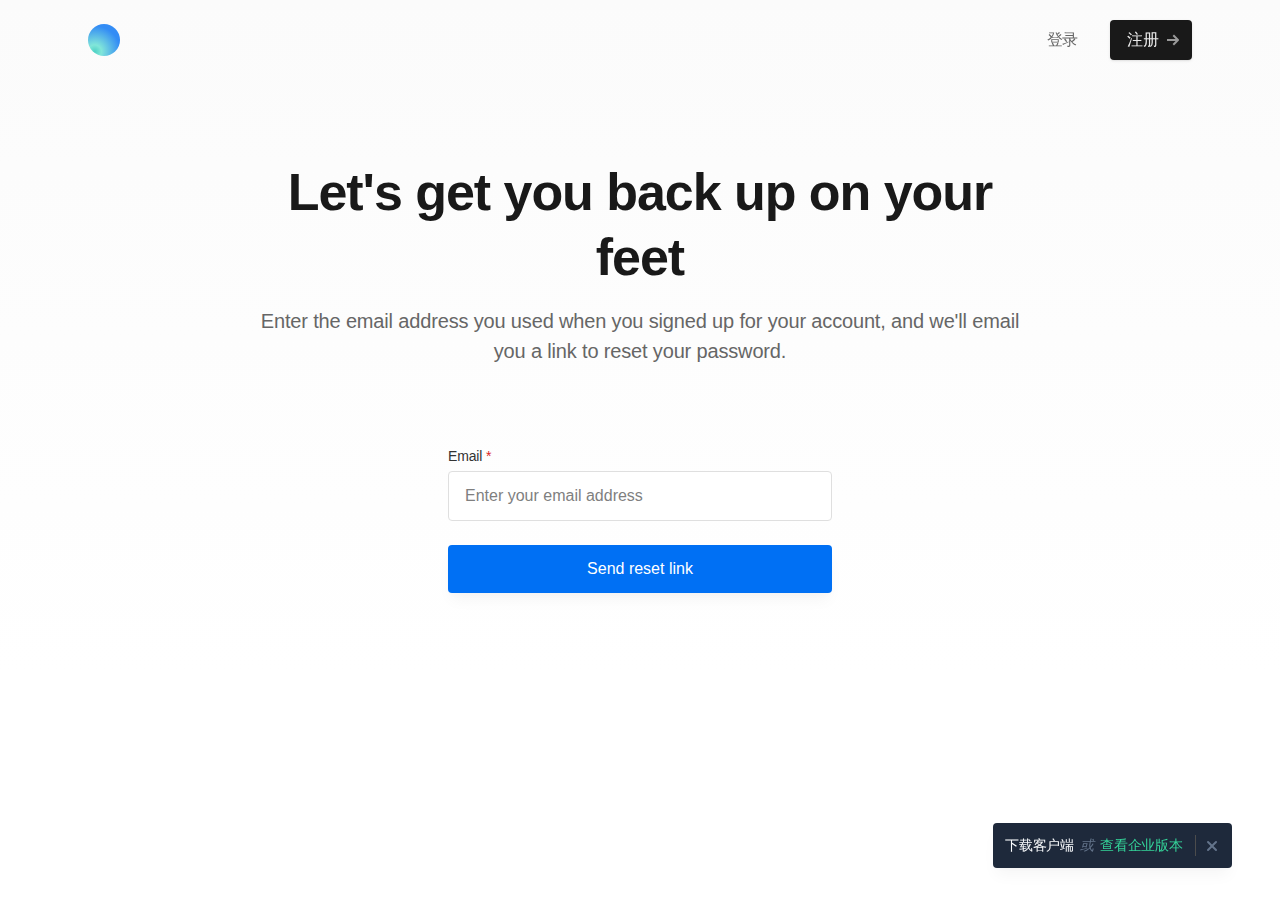
<file: reset-password.html>
<!DOCTYPE html><html lang="en"><head><meta charSet="utf-8"/><link rel="stylesheet" href="/_next/static/css/085ea8120cd1e825.css" data-precedence="next.js"/><title>Reset Password - Simple</title><meta name="description" content="Page description"/><meta name="viewport" content="width=device-width, initial-scale=1"/><script src="/_next/static/chunks/polyfills-c67a75d1b6f99dc8.js" nomodule=""></script></head><body class="__variable_0ec1f4 font-inter antialiased bg-white text-gray-900 tracking-tight"><div class="Simpleflex flex-col min-h-screen overflow-hidden supports-[overflow:clip]:overflow-clip"><header class="fixed w-full z-30 md:bg-opacity-90 transition duration-300 ease-in-out "><div class="max-w-6xl mx-auto px-5 sm:px-6"><div class="flex items-center justify-between h-16 md:h-20"><div class="shrink-0 mr-4"><a class="block" aria-label="Cruip" href="/"><svg class="w-8 h-8" viewBox="0 0 32 32" xmlns="http://www.w3.org/2000/svg"><defs><radialGradient cx="21.152%" cy="86.063%" fx="21.152%" fy="86.063%" r="79.941%" id="footer-logo"><stop stop-color="#4FD1C5" offset="0%"></stop><stop stop-color="#81E6D9" offset="25.871%"></stop><stop stop-color="#338CF5" offset="100%"></stop></radialGradient></defs><rect width="32" height="32" rx="16" fill="url(#footer-logo)" fill-rule="nonzero"></rect></svg></a></div><nav class="hidden md:flex md:grow"><ul class="flex grow justify-end flex-wrap items-center"><li><a class="font-medium text-gray-600 hover:text-gray-900 px-5 py-3 flex items-center transition duration-150 ease-in-out" href="/signin">登录</a></li><li><a class="btn-sm text-gray-200 bg-gray-900 hover:bg-gray-800 ml-3" href="/signup"><span>注册</span><svg class="w-3 h-3 fill-current text-gray-400 shrink-0 ml-2 -mr-1" viewBox="0 0 12 12" xmlns="http://www.w3.org/2000/svg"><path d="M11.707 5.293L7 .586 5.586 2l3 3H0v2h8.586l-3 3L7 11.414l4.707-4.707a1 1 0 000-1.414z" fill-rule="nonzero"></path></svg></a></li></ul></nav><div class="flex md:hidden"><button class="hamburger false" aria-controls="mobile-nav" aria-expanded="false"><span class="sr-only">Menu</span><svg class="w-6 h-6 fill-current text-gray-900" viewBox="0 0 24 24" xmlns="http://www.w3.org/2000/svg"><rect y="4" width="24" height="2"></rect><rect y="11" width="24" height="2"></rect><rect y="18" width="24" height="2"></rect></svg></button><div></div></div></div></div></header><main class="grow"><section class="bg-gradient-to-b from-gray-100 to-white"><div class="max-w-6xl mx-auto px-4 sm:px-6"><div class="pt-32 pb-12 md:pt-40 md:pb-20"><div class="max-w-3xl mx-auto text-center pb-12 md:pb-20"><h1 class="h1 mb-4">Let&#x27;s get you back up on your feet</h1><p class="text-xl text-gray-600">Enter the email address you used when you signed up for your account, and we&#x27;ll email you a link to reset your password.</p></div><div class="max-w-sm mx-auto"><form><div class="flex flex-wrap -mx-3 mb-4"><div class="w-full px-3"><label class="block text-gray-800 text-sm font-medium mb-1" for="email">Email <span class="text-red-600">*</span></label><input id="email" type="email" class="form-input w-full text-gray-800" placeholder="Enter your email address" required=""/></div></div><div class="flex flex-wrap -mx-3 mt-6"><div class="w-full px-3"><button class="btn text-white bg-blue-600 hover:bg-blue-700 w-full">Send reset link</button></div></div></form></div></div></div></section></main><div class="fixed bottom-0 right-0 w-full md:bottom-8 md:right-12 md:w-auto z-60"><div class="bg-slate-800 text-slate-50 text-sm p-3 md:rounded shadow-lg flex justify-between"><div class="text-slate-500 inline-flex"><a class="font-medium hover:underline text-slate-50" href="https://github.com/cruip/tailwind-landing-page-template" target="_blank" rel="noreferrer">下载客户端<span class="hidden sm:inline">  </span></a> <span class="italic px-1.5">或</span> <a class="font-medium hover:underline text-emerald-400" href="https://cruip.com/simple/" target="_blank" rel="noreferrer">查看企业版本</a></div><button class="text-slate-500 hover:text-slate-400 pl-2 ml-3 border-l border-gray-700"><span class="sr-only">Close</span><svg class="w-4 h-4 shrink-0 fill-current" viewBox="0 0 16 16"><path d="M12.72 3.293a1 1 0 00-1.415 0L8.012 6.586 4.72 3.293a1 1 0 00-1.414 1.414L6.598 8l-3.293 3.293a1 1 0 101.414 1.414l3.293-3.293 3.293 3.293a1 1 0 001.414-1.414L9.426 8l3.293-3.293a1 1 0 000-1.414z"></path></svg></button></div></div></div><script src="/_next/static/chunks/webpack-2019f4a0d7da54eb.js" async=""></script><script src="/_next/static/chunks/2443530c-2aaf73081c53f73a.js" async=""></script><script src="/_next/static/chunks/961-cf38cf261da91b7c.js" async=""></script><script src="/_next/static/chunks/main-app-75601f2703687ac0.js" async=""></script></body></html><script>(self.__next_f=self.__next_f||[]).push([0])</script><script>self.__next_f.push([1,"0:\"$L1\"\n"])</script><script>self.__next_f.push([1,"2:I{\"id\":\"8462\",\"name\":\"\",\"chunks\":[\"272:webpack-2019f4a0d7da54eb\",\"667:2443530c-2aaf73081c53f73a\",\"961:961-cf38cf261da91b7c\"],\"async\":false}\n4:I{\"id\":\"9178\",\"name\":\"\",\"chunks\":[\"272:webpack-2019f4a0d7da54eb\",\"667:2443530c-2aaf73081c53f73a\",\"961:961-cf38cf261da91b7c\"],\"async\":false}\n6:I{\"id\":\"4001\",\"name\":\"\",\"chunks\":[\"619:619-fe4f3e75349d06f7\",\"185:app/layout-5573761753b22f85\"],\"async\":false}\n7:I{\"id\":\"5081\",\"name\":\"\",\"chunks\":[\"619:619-fe4f3e75349d06f7\",\"185:app/layout-5573761753b22f85\"],\"async\":false}\n8:"])</script><script>self.__next_f.push([1,"I{\"id\":\"1300\",\"name\":\"\",\"chunks\":[\"272:webpack-2019f4a0d7da54eb\",\"667:2443530c-2aaf73081c53f73a\",\"961:961-cf38cf261da91b7c\"],\"async\":false}\n9:I{\"id\":\"6022\",\"name\":\"\",\"chunks\":[\"272:webpack-2019f4a0d7da54eb\",\"667:2443530c-2aaf73081c53f73a\",\"961:961-cf38cf261da91b7c\"],\"async\":false}\n"])</script><script>self.__next_f.push([1,"1:[\"$\",\"$L2\",null,{\"assetPrefix\":\"\",\"initialCanonicalUrl\":\"/reset-password\",\"initialTree\":[\"\",{\"children\":[\"(auth)\",{\"children\":[\"reset-password\",{\"children\":[\"__PAGE__\",{}]}]}]},\"$undefined\",\"$undefined\",true],\"initialHead\":\"$L3\",\"globalErrorComponent\":\"$4\",\"notFound\":[\"$@5\",[\"$\",\"html\",null,{\"lang\":\"en\",\"children\":[\"$\",\"body\",null,{\"className\":\"__variable_0ec1f4 font-inter antialiased bg-white text-gray-900 tracking-tight\",\"children\":[\"$\",\"div\",null,{\"className\":\"Simpleflex flex-col min-h-screen overflow-hidden supports-[overflow:clip]:overflow-clip\",\"children\":[[\"$\",\"$L6\",null,{}],[\"$undefined\",[[\"$\",\"title\",null,{\"children\":\"404: This page could not be found.\"}],[\"$\",\"div\",null,{\"style\":{\"fontFamily\":\"system-ui,\\\"Segoe UI\\\",Roboto,Helvetica,Arial,sans-serif,\\\"Apple Color Emoji\\\",\\\"Segoe UI Emoji\\\"\",\"height\":\"100vh\",\"textAlign\":\"center\",\"display\":\"flex\",\"flexDirection\":\"column\",\"alignItems\":\"center\",\"justifyContent\":\"center\"},\"children\":[\"$\",\"div\",null,{\"children\":[[\"$\",\"style\",null,{\"dangerouslySetInnerHTML\":{\"__html\":\"body{color:#000;background:#fff;margin:0}.next-error-h1{border-right:1px solid rgba(0,0,0,.3)}@media (prefers-color-scheme:dark){body{color:#fff;background:#000}.next-error-h1{border-right:1px solid rgba(255,255,255,.3)}}\"}}],[\"$\",\"h1\",null,{\"className\":\"next-error-h1\",\"style\":{\"display\":\"inline-block\",\"margin\":\"0 20px 0 0\",\"padding\":\"0 23px 0 0\",\"fontSize\":24,\"fontWeight\":500,\"verticalAlign\":\"top\",\"lineHeight\":\"49px\"},\"children\":\"404\"}],[\"$\",\"div\",null,{\"style\":{\"display\":\"inline-block\"},\"children\":[\"$\",\"h2\",null,{\"style\":{\"fontSize\":14,\"fontWeight\":400,\"lineHeight\":\"49px\",\"margin\":0},\"children\":\"This page could not be found.\"}]}]]}]}]]],[\"$\",\"$L7\",null,{}]]}]}]}]],\"asNotFound\":false,\"children\":[[\"$\",\"html\",null,{\"lang\":\"en\",\"children\":[\"$\",\"body\",null,{\"className\":\"__variable_0ec1f4 font-inter antialiased bg-white text-gray-900 tracking-tight\",\"children\":[\"$\",\"div\",null,{\"className\":\"Simpleflex flex-col min-h-screen overflow-hidden supports-[overflow:clip]:overflow-clip\",\"children\":[[\"$\",\"$L6\",null,{}],[\"$\",\"$L8\",null,{\"parallelRouterKey\":\"children\",\"segmentPath\":[\"children\"],\"error\":\"$undefined\",\"errorStyles\":\"$undefined\",\"loading\":\"$undefined\",\"loadingStyles\":\"$undefined\",\"hasLoading\":false,\"template\":[\"$\",\"$L9\",null,{}],\"templateStyles\":\"$undefined\",\"notFound\":[[\"$\",\"title\",null,{\"children\":\"404: This page could not be found.\"}],[\"$\",\"div\",null,{\"style\":{\"fontFamily\":\"system-ui,\\\"Segoe UI\\\",Roboto,Helvetica,Arial,sans-serif,\\\"Apple Color Emoji\\\",\\\"Segoe UI Emoji\\\"\",\"height\":\"100vh\",\"textAlign\":\"center\",\"display\":\"flex\",\"flexDirection\":\"column\",\"alignItems\":\"center\",\"justifyContent\":\"center\"},\"children\":[\"$\",\"div\",null,{\"children\":[[\"$\",\"style\",null,{\"dangerouslySetInnerHTML\":{\"__html\":\"body{color:#000;background:#fff;margin:0}.next-error-h1{border-right:1px solid rgba(0,0,0,.3)}@media (prefers-color-scheme:dark){body{color:#fff;background:#000}.next-error-h1{border-right:1px solid rgba(255,255,255,.3)}}\"}}],[\"$\",\"h1\",null,{\"className\":\"next-error-h1\",\"style\":{\"display\":\"inline-block\",\"margin\":\"0 20px 0 0\",\"padding\":\"0 23px 0 0\",\"fontSize\":24,\"fontWeight\":500,\"verticalAlign\":\"top\",\"lineHeight\":\"49px\"},\"children\":\"404\"}],[\"$\",\"div\",null,{\"style\":{\"display\":\"inline-block\"},\"children\":[\"$\",\"h2\",null,{\"style\":{\"fontSize\":14,\"fontWeight\":400,\"lineHeight\":\"49px\",\"margin\":0},\"children\":\"This page could not be found.\"}]}]]}]}]],\"notFoundStyles\":\"$undefined\",\"asNotFound\":false,\"childProp\":{\"current\":[[\"$\",\"main\",null,{\"className\":\"grow\",\"children\":[\"$\",\"$L8\",null,{\"parallelRouterKey\":\"children\",\"segmentPath\":[\"children\",\"(auth)\",\"children\"],\"error\":\"$undefined\",\"errorStyles\":\"$undefined\",\"loading\":\"$undefined\",\"loadingStyles\":\"$undefined\",\"hasLoading\":false,\"template\":[\"$\",\"$L9\",null,{}],\"templateStyles\":\"$undefined\",\"notFound\":\"$undefined\",\"notFoundStyles\":\"$undefined\",\"asNotFound\":false,\"childProp\":{\"current\":[\"$\",\"$L8\",null,{\"parallelRouterKey\":\"children\",\"segmentPath\":[\"children\",\"(auth)\",\"children\",\"reset-password\",\"children\"],\"error\":\"$undefined\",\"errorStyles\":\"$undefined\",\"loading\":\"$undefined\",\"loadingStyles\":\"$undefined\",\"hasLoading\":false,\"template\":[\"$\",\"$L9\",null,{}],\"templateStyles\":\"$undefined\",\"notFound\":\"$undefined\",\"notFoundStyles\":\"$undefined\",\"asNotFound\":false,\"childProp\":{\"current\":[[\"$\",\"section\",null,{\"className\":\"bg-gradient-to-b from-gray-100 to-white\",\"children\":[\"$\",\"div\",null,{\"className\":\"max-w-6xl mx-auto px-4 sm:px-6\",\"children\":[\"$\",\"div\",null,{\"className\":\"pt-32 pb-12 md:pt-40 md:pb-20\",\"children\":[[\"$\",\"div\",null,{\"className\":\"max-w-3xl mx-auto text-center pb-12 md:pb-20\",\"children\":[[\"$\",\"h1\",null,{\"className\":\"h1 mb-4\",\"children\":\"Let's get you back up on your feet\"}],[\"$\",\"p\",null,{\"className\":\"text-xl text-gray-600\",\"children\":\"Enter the email address you used when you signed up for your account, and we'll email you a link to reset your password.\"}]]}],[\"$\",\"div\",null,{\"className\":\"max-w-sm mx-auto\",\"children\":[\"$\",\"form\",null,{\"children\":[[\"$\",\"div\",null,{\"className\":\"flex flex-wrap -mx-3 mb-4\",\"children\":[\"$\",\"div\",null,{\"className\":\"w-full px-3\",\"children\":[[\"$\",\"label\",null,{\"className\":\"block text-gray-800 text-sm font-medium mb-1\",\"htmlFor\":\"email\",\"children\":[\"Email \",[\"$\",\"span\",null,{\"className\":\"text-red-600\",\"children\":\"*\"}]]}],[\"$\",\"input\",null,{\"id\":\"email\",\"type\":\"email\",\"className\":\"form-input w-full text-gray-800\",\"placeholder\":\"Enter your email address\",\"required\":true}]]}]}],[\"$\",\"div\",null,{\"className\":\"flex flex-wrap -mx-3 mt-6\",\"children\":[\"$\",\"div\",null,{\"className\":\"w-full px-3\",\"children\":[\"$\",\"button\",null,{\"className\":\"btn text-white bg-blue-600 hover:bg-blue-700 w-full\",\"children\":\"Send reset link\"}]}]}]]}]}]]}]}]}],\"$@a\"],\"segment\":\"__PAGE__\"}}],\"segment\":\"reset-password\"}}]}],\"$@b\"],\"segment\":\"(auth)\"}}],[\"$\",\"$L7\",null,{}]]}]}]}],\"$@c\"]}]\n"])</script><script>self.__next_f.push([1,"5:[null,null,[[\"$\",\"link\",\"0\",{\"rel\":\"stylesheet\",\"href\":\"/_next/static/css/085ea8120cd1e825.css\",\"precedence\":\"next.js\"}]]]\na:[null,null,[]]\nb:[null,null,[]]\nc:[null,null,[[\"$\",\"link\",\"0\",{\"rel\":\"stylesheet\",\"href\":\"/_next/static/css/085ea8120cd1e825.css\",\"precedence\":\"next.js\"}]]]\n3:[[[\"$\",\"meta\",null,{\"charSet\":\"utf-8\"}],[\"$\",\"title\",null,{\"children\":\"Reset Password - Simple\"}],[\"$\",\"meta\",null,{\"name\":\"description\",\"content\":\"Page description\"}],null,null,null,null,null,null,null,null,[\"$\",\"meta\",null,{"])</script><script>self.__next_f.push([1,"\"name\":\"viewport\",\"content\":\"width=device-width, initial-scale=1\"}],null,null,null,null,null,null,null,null,null,null,[]],[null,null,null,null],null,null,[null,null,null,null,null],null,null,null,null,null]\n"])</script>
</file>
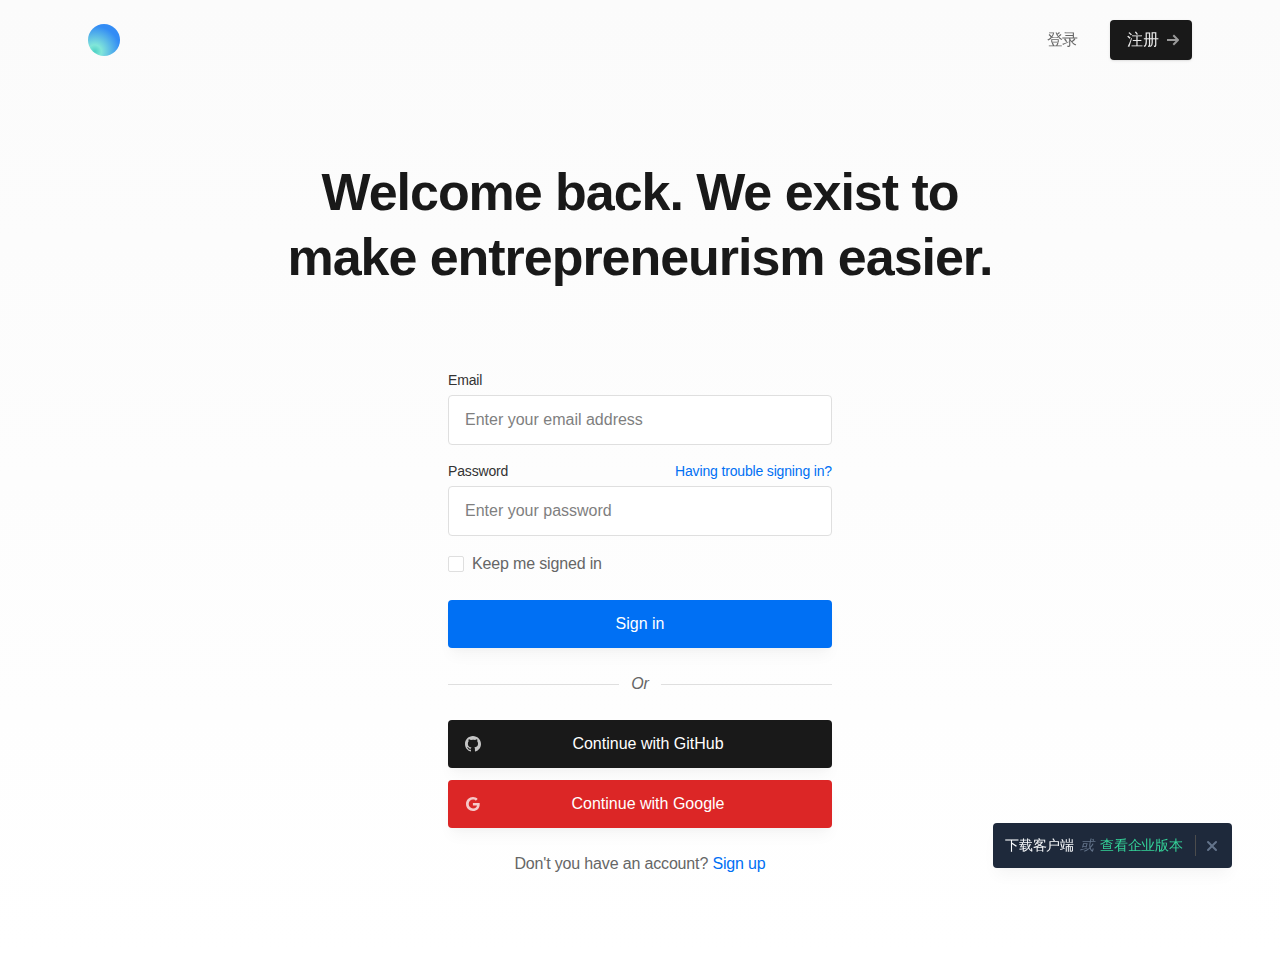
<file: signin.html>
<!DOCTYPE html><html lang="en"><head><meta charSet="utf-8"/><link rel="stylesheet" href="/_next/static/css/085ea8120cd1e825.css" data-precedence="next.js"/><title>Sign In - Simple</title><meta name="description" content="Page description"/><meta name="viewport" content="width=device-width, initial-scale=1"/><script src="/_next/static/chunks/polyfills-c67a75d1b6f99dc8.js" nomodule=""></script></head><body class="__variable_0ec1f4 font-inter antialiased bg-white text-gray-900 tracking-tight"><div class="Simpleflex flex-col min-h-screen overflow-hidden supports-[overflow:clip]:overflow-clip"><header class="fixed w-full z-30 md:bg-opacity-90 transition duration-300 ease-in-out "><div class="max-w-6xl mx-auto px-5 sm:px-6"><div class="flex items-center justify-between h-16 md:h-20"><div class="shrink-0 mr-4"><a class="block" aria-label="Cruip" href="/"><svg class="w-8 h-8" viewBox="0 0 32 32" xmlns="http://www.w3.org/2000/svg"><defs><radialGradient cx="21.152%" cy="86.063%" fx="21.152%" fy="86.063%" r="79.941%" id="footer-logo"><stop stop-color="#4FD1C5" offset="0%"></stop><stop stop-color="#81E6D9" offset="25.871%"></stop><stop stop-color="#338CF5" offset="100%"></stop></radialGradient></defs><rect width="32" height="32" rx="16" fill="url(#footer-logo)" fill-rule="nonzero"></rect></svg></a></div><nav class="hidden md:flex md:grow"><ul class="flex grow justify-end flex-wrap items-center"><li><a class="font-medium text-gray-600 hover:text-gray-900 px-5 py-3 flex items-center transition duration-150 ease-in-out" href="/signin">登录</a></li><li><a class="btn-sm text-gray-200 bg-gray-900 hover:bg-gray-800 ml-3" href="/signup"><span>注册</span><svg class="w-3 h-3 fill-current text-gray-400 shrink-0 ml-2 -mr-1" viewBox="0 0 12 12" xmlns="http://www.w3.org/2000/svg"><path d="M11.707 5.293L7 .586 5.586 2l3 3H0v2h8.586l-3 3L7 11.414l4.707-4.707a1 1 0 000-1.414z" fill-rule="nonzero"></path></svg></a></li></ul></nav><div class="flex md:hidden"><button class="hamburger false" aria-controls="mobile-nav" aria-expanded="false"><span class="sr-only">Menu</span><svg class="w-6 h-6 fill-current text-gray-900" viewBox="0 0 24 24" xmlns="http://www.w3.org/2000/svg"><rect y="4" width="24" height="2"></rect><rect y="11" width="24" height="2"></rect><rect y="18" width="24" height="2"></rect></svg></button><div></div></div></div></div></header><main class="grow"><section class="bg-gradient-to-b from-gray-100 to-white"><div class="max-w-6xl mx-auto px-4 sm:px-6"><div class="pt-32 pb-12 md:pt-40 md:pb-20"><div class="max-w-3xl mx-auto text-center pb-12 md:pb-20"><h1 class="h1">Welcome back. We exist to make entrepreneurism easier.</h1></div><div class="max-w-sm mx-auto"><form><div class="flex flex-wrap -mx-3 mb-4"><div class="w-full px-3"><label class="block text-gray-800 text-sm font-medium mb-1" for="email">Email</label><input id="email" type="email" class="form-input w-full text-gray-800" placeholder="Enter your email address" required=""/></div></div><div class="flex flex-wrap -mx-3 mb-4"><div class="w-full px-3"><div class="flex justify-between"><label class="block text-gray-800 text-sm font-medium mb-1" for="password">Password</label><a class="text-sm font-medium text-blue-600 hover:underline" href="/reset-password">Having trouble signing in?</a></div><input id="password" type="password" class="form-input w-full text-gray-800" placeholder="Enter your password" required=""/></div></div><div class="flex flex-wrap -mx-3 mb-4"><div class="w-full px-3"><div class="flex justify-between"><label class="flex items-center"><input type="checkbox" class="form-checkbox"/><span class="text-gray-600 ml-2">Keep me signed in</span></label></div></div></div><div class="flex flex-wrap -mx-3 mt-6"><div class="w-full px-3"><button class="btn text-white bg-blue-600 hover:bg-blue-700 w-full">Sign in</button></div></div></form><div class="flex items-center my-6"><div class="border-t border-gray-300 grow mr-3" aria-hidden="true"></div><div class="text-gray-600 italic">Or</div><div class="border-t border-gray-300 grow ml-3" aria-hidden="true"></div></div><form><div class="flex flex-wrap -mx-3 mb-3"><div class="w-full px-3"><button class="btn px-0 text-white bg-gray-900 hover:bg-gray-800 w-full relative flex items-center"><svg class="w-4 h-4 fill-current text-white opacity-75 shrink-0 mx-4" viewBox="0 0 16 16" xmlns="http://www.w3.org/2000/svg"><path d="M7.95 0C3.578 0 0 3.578 0 7.95c0 3.479 2.286 6.46 5.466 7.553.397.1.497-.199.497-.397v-1.392c-2.187.497-2.683-.993-2.683-.993-.398-.895-.895-1.193-.895-1.193-.696-.497.1-.497.1-.497.795.1 1.192.795 1.192.795.696 1.292 1.888.895 2.286.696.1-.497.298-.895.497-1.093-1.79-.2-3.578-.895-3.578-3.975 0-.895.298-1.59.795-2.087-.1-.2-.397-.994.1-2.087 0 0 .695-.2 2.186.795a6.408 6.408 0 011.987-.299c.696 0 1.392.1 1.988.299 1.49-.994 2.186-.795 2.186-.795.398 1.093.199 1.888.1 2.087.496.596.795 1.291.795 2.087 0 3.08-1.889 3.677-3.677 3.875.298.398.596.895.596 1.59v2.187c0 .198.1.497.596.397C13.714 14.41 16 11.43 16 7.95 15.9 3.578 12.323 0 7.95 0z"></path></svg><span class="flex-auto pl-16 pr-8 -ml-16">Continue with GitHub</span></button></div></div><div class="flex flex-wrap -mx-3"><div class="w-full px-3"><button class="btn px-0 text-white bg-red-600 hover:bg-red-700 w-full relative flex items-center"><svg class="w-4 h-4 fill-current text-white opacity-75 shrink-0 mx-4" viewBox="0 0 16 16" xmlns="http://www.w3.org/2000/svg"><path d="M7.9 7v2.4H12c-.2 1-1.2 3-4 3-2.4 0-4.3-2-4.3-4.4 0-2.4 2-4.4 4.3-4.4 1.4 0 2.3.6 2.8 1.1l1.9-1.8C11.5 1.7 9.9 1 8 1 4.1 1 1 4.1 1 8s3.1 7 7 7c4 0 6.7-2.8 6.7-6.8 0-.5 0-.8-.1-1.2H7.9z"></path></svg><span class="flex-auto pl-16 pr-8 -ml-16">Continue with Google</span></button></div></div></form><div class="text-gray-600 text-center mt-6">Don&#x27;t you have an account? <a class="text-blue-600 hover:underline transition duration-150 ease-in-out" href="/signup">Sign up</a></div></div></div></div></section></main><div class="fixed bottom-0 right-0 w-full md:bottom-8 md:right-12 md:w-auto z-60"><div class="bg-slate-800 text-slate-50 text-sm p-3 md:rounded shadow-lg flex justify-between"><div class="text-slate-500 inline-flex"><a class="font-medium hover:underline text-slate-50" href="https://github.com/cruip/tailwind-landing-page-template" target="_blank" rel="noreferrer">下载客户端<span class="hidden sm:inline">  </span></a> <span class="italic px-1.5">或</span> <a class="font-medium hover:underline text-emerald-400" href="https://cruip.com/simple/" target="_blank" rel="noreferrer">查看企业版本</a></div><button class="text-slate-500 hover:text-slate-400 pl-2 ml-3 border-l border-gray-700"><span class="sr-only">Close</span><svg class="w-4 h-4 shrink-0 fill-current" viewBox="0 0 16 16"><path d="M12.72 3.293a1 1 0 00-1.415 0L8.012 6.586 4.72 3.293a1 1 0 00-1.414 1.414L6.598 8l-3.293 3.293a1 1 0 101.414 1.414l3.293-3.293 3.293 3.293a1 1 0 001.414-1.414L9.426 8l3.293-3.293a1 1 0 000-1.414z"></path></svg></button></div></div></div><script src="/_next/static/chunks/webpack-2019f4a0d7da54eb.js" async=""></script><script src="/_next/static/chunks/2443530c-2aaf73081c53f73a.js" async=""></script><script src="/_next/static/chunks/961-cf38cf261da91b7c.js" async=""></script><script src="/_next/static/chunks/main-app-75601f2703687ac0.js" async=""></script></body></html><script>(self.__next_f=self.__next_f||[]).push([0])</script><script>self.__next_f.push([1,"0:\"$L1\"\n"])</script><script>self.__next_f.push([1,"2:I{\"id\":\"8462\",\"name\":\"\",\"chunks\":[\"272:webpack-2019f4a0d7da54eb\",\"667:2443530c-2aaf73081c53f73a\",\"961:961-cf38cf261da91b7c\"],\"async\":false}\n4:I{\"id\":\"9178\",\"name\":\"\",\"chunks\":[\"272:webpack-2019f4a0d7da54eb\",\"667:2443530c-2aaf73081c53f73a\",\"961:961-cf38cf261da91b7c\"],\"async\":false}\n6:I{\"id\":\"4001\",\"name\":\"\",\"chunks\":[\"619:619-fe4f3e75349d06f7\",\"185:app/layout-5573761753b22f85\"],\"async\":false}\n7:I{\"id\":\"5081\",\"name\":\"\",\"chunks\":[\"619:619-fe4f3e75349d06f7\",\"185:app/layout-5573761753b22f85\"],\"async\":false}\n8:"])</script><script>self.__next_f.push([1,"I{\"id\":\"1300\",\"name\":\"\",\"chunks\":[\"272:webpack-2019f4a0d7da54eb\",\"667:2443530c-2aaf73081c53f73a\",\"961:961-cf38cf261da91b7c\"],\"async\":false}\n9:I{\"id\":\"6022\",\"name\":\"\",\"chunks\":[\"272:webpack-2019f4a0d7da54eb\",\"667:2443530c-2aaf73081c53f73a\",\"961:961-cf38cf261da91b7c\"],\"async\":false}\na:I{\"id\":\"3619\",\"name\":\"\",\"chunks\":[\"619:619-fe4f3e75349d06f7\",\"161:app/(auth)/signin/page-6d2aba16bbe7f534\"],\"async\":false}\n"])</script><script>self.__next_f.push([1,"1:[\"$\",\"$L2\",null,{\"assetPrefix\":\"\",\"initialCanonicalUrl\":\"/signin\",\"initialTree\":[\"\",{\"children\":[\"(auth)\",{\"children\":[\"signin\",{\"children\":[\"__PAGE__\",{}]}]}]},\"$undefined\",\"$undefined\",true],\"initialHead\":\"$L3\",\"globalErrorComponent\":\"$4\",\"notFound\":[\"$@5\",[\"$\",\"html\",null,{\"lang\":\"en\",\"children\":[\"$\",\"body\",null,{\"className\":\"__variable_0ec1f4 font-inter antialiased bg-white text-gray-900 tracking-tight\",\"children\":[\"$\",\"div\",null,{\"className\":\"Simpleflex flex-col min-h-screen overflow-hidden supports-[overflow:clip]:overflow-clip\",\"children\":[[\"$\",\"$L6\",null,{}],[\"$undefined\",[[\"$\",\"title\",null,{\"children\":\"404: This page could not be found.\"}],[\"$\",\"div\",null,{\"style\":{\"fontFamily\":\"system-ui,\\\"Segoe UI\\\",Roboto,Helvetica,Arial,sans-serif,\\\"Apple Color Emoji\\\",\\\"Segoe UI Emoji\\\"\",\"height\":\"100vh\",\"textAlign\":\"center\",\"display\":\"flex\",\"flexDirection\":\"column\",\"alignItems\":\"center\",\"justifyContent\":\"center\"},\"children\":[\"$\",\"div\",null,{\"children\":[[\"$\",\"style\",null,{\"dangerouslySetInnerHTML\":{\"__html\":\"body{color:#000;background:#fff;margin:0}.next-error-h1{border-right:1px solid rgba(0,0,0,.3)}@media (prefers-color-scheme:dark){body{color:#fff;background:#000}.next-error-h1{border-right:1px solid rgba(255,255,255,.3)}}\"}}],[\"$\",\"h1\",null,{\"className\":\"next-error-h1\",\"style\":{\"display\":\"inline-block\",\"margin\":\"0 20px 0 0\",\"padding\":\"0 23px 0 0\",\"fontSize\":24,\"fontWeight\":500,\"verticalAlign\":\"top\",\"lineHeight\":\"49px\"},\"children\":\"404\"}],[\"$\",\"div\",null,{\"style\":{\"display\":\"inline-block\"},\"children\":[\"$\",\"h2\",null,{\"style\":{\"fontSize\":14,\"fontWeight\":400,\"lineHeight\":\"49px\",\"margin\":0},\"children\":\"This page could not be found.\"}]}]]}]}]]],[\"$\",\"$L7\",null,{}]]}]}]}]],\"asNotFound\":false,\"children\":[[\"$\",\"html\",null,{\"lang\":\"en\",\"children\":[\"$\",\"body\",null,{\"className\":\"__variable_0ec1f4 font-inter antialiased bg-white text-gray-900 tracking-tight\",\"children\":[\"$\",\"div\",null,{\"className\":\"Simpleflex flex-col min-h-screen overflow-hidden supports-[overflow:clip]:overflow-clip\",\"children\":[[\"$\",\"$L6\",null,{}],[\"$\",\"$L8\",null,{\"parallelRouterKey\":\"children\",\"segmentPath\":[\"children\"],\"error\":\"$undefined\",\"errorStyles\":\"$undefined\",\"loading\":\"$undefined\",\"loadingStyles\":\"$undefined\",\"hasLoading\":false,\"template\":[\"$\",\"$L9\",null,{}],\"templateStyles\":\"$undefined\",\"notFound\":[[\"$\",\"title\",null,{\"children\":\"404: This page could not be found.\"}],[\"$\",\"div\",null,{\"style\":{\"fontFamily\":\"system-ui,\\\"Segoe UI\\\",Roboto,Helvetica,Arial,sans-serif,\\\"Apple Color Emoji\\\",\\\"Segoe UI Emoji\\\"\",\"height\":\"100vh\",\"textAlign\":\"center\",\"display\":\"flex\",\"flexDirection\":\"column\",\"alignItems\":\"center\",\"justifyContent\":\"center\"},\"children\":[\"$\",\"div\",null,{\"children\":[[\"$\",\"style\",null,{\"dangerouslySetInnerHTML\":{\"__html\":\"body{color:#000;background:#fff;margin:0}.next-error-h1{border-right:1px solid rgba(0,0,0,.3)}@media (prefers-color-scheme:dark){body{color:#fff;background:#000}.next-error-h1{border-right:1px solid rgba(255,255,255,.3)}}\"}}],[\"$\",\"h1\",null,{\"className\":\"next-error-h1\",\"style\":{\"display\":\"inline-block\",\"margin\":\"0 20px 0 0\",\"padding\":\"0 23px 0 0\",\"fontSize\":24,\"fontWeight\":500,\"verticalAlign\":\"top\",\"lineHeight\":\"49px\"},\"children\":\"404\"}],[\"$\",\"div\",null,{\"style\":{\"display\":\"inline-block\"},\"children\":[\"$\",\"h2\",null,{\"style\":{\"fontSize\":14,\"fontWeight\":400,\"lineHeight\":\"49px\",\"margin\":0},\"children\":\"This page could not be found.\"}]}]]}]}]],\"notFoundStyles\":\"$undefined\",\"asNotFound\":false,\"childProp\":{\"current\":[[\"$\",\"main\",null,{\"className\":\"grow\",\"children\":[\"$\",\"$L8\",null,{\"parallelRouterKey\":\"children\",\"segmentPath\":[\"children\",\"(auth)\",\"children\"],\"error\":\"$undefined\",\"errorStyles\":\"$undefined\",\"loading\":\"$undefined\",\"loadingStyles\":\"$undefined\",\"hasLoading\":false,\"template\":[\"$\",\"$L9\",null,{}],\"templateStyles\":\"$undefined\",\"notFound\":\"$undefined\",\"notFoundStyles\":\"$undefined\",\"asNotFound\":false,\"childProp\":{\"current\":[\"$\",\"$L8\",null,{\"parallelRouterKey\":\"children\",\"segmentPath\":[\"children\",\"(auth)\",\"children\",\"signin\",\"children\"],\"error\":\"$undefined\",\"errorStyles\":\"$undefined\",\"loading\":\"$undefined\",\"loadingStyles\":\"$undefined\",\"hasLoading\":false,\"template\":[\"$\",\"$L9\",null,{}],\"templateStyles\":\"$undefined\",\"notFound\":\"$undefined\",\"notFoundStyles\":\"$undefined\",\"asNotFound\":false,\"childProp\":{\"current\":[[\"$\",\"section\",null,{\"className\":\"bg-gradient-to-b from-gray-100 to-white\",\"children\":[\"$\",\"div\",null,{\"className\":\"max-w-6xl mx-auto px-4 sm:px-6\",\"children\":[\"$\",\"div\",null,{\"className\":\"pt-32 pb-12 md:pt-40 md:pb-20\",\"children\":[[\"$\",\"div\",null,{\"className\":\"max-w-3xl mx-auto text-center pb-12 md:pb-20\",\"children\":[\"$\",\"h1\",null,{\"className\":\"h1\",\"children\":\"Welcome back. We exist to make entrepreneurism easier.\"}]}],[\"$\",\"div\",null,{\"className\":\"max-w-sm mx-auto\",\"children\":[[\"$\",\"form\",null,{\"children\":[[\"$\",\"div\",null,{\"className\":\"flex flex-wrap -mx-3 mb-4\",\"children\":[\"$\",\"div\",null,{\"className\":\"w-full px-3\",\"children\":[[\"$\",\"label\",null,{\"className\":\"block text-gray-800 text-sm font-medium mb-1\",\"htmlFor\":\"email\",\"children\":\"Email\"}],[\"$\",\"input\",null,{\"id\":\"email\",\"type\":\"email\",\"className\":\"form-input w-full text-gray-800\",\"placeholder\":\"Enter your email address\",\"required\":true}]]}]}],[\"$\",\"div\",null,{\"className\":\"flex flex-wrap -mx-3 mb-4\",\"children\":[\"$\",\"div\",null,{\"className\":\"w-full px-3\",\"children\":[[\"$\",\"div\",null,{\"className\":\"flex justify-between\",\"children\":[[\"$\",\"label\",null,{\"className\":\"block text-gray-800 text-sm font-medium mb-1\",\"htmlFor\":\"password\",\"children\":\"Password\"}],[\"$\",\"$La\",null,{\"href\":\"/reset-password\",\"className\":\"text-sm font-medium text-blue-600 hover:underline\",\"children\":\"Having trouble signing in?\"}]]}],[\"$\",\"input\",null,{\"id\":\"password\",\"type\":\"password\",\"className\":\"form-input w-full text-gray-800\",\"placeholder\":\"Enter your password\",\"required\":true}]]}]}],[\"$\",\"div\",null,{\"className\":\"flex flex-wrap -mx-3 mb-4\",\"children\":[\"$\",\"div\",null,{\"className\":\"w-full px-3\",\"children\":[\"$\",\"div\",null,{\"className\":\"flex justify-between\",\"children\":[\"$\",\"label\",null,{\"className\":\"flex items-center\",\"children\":[[\"$\",\"input\",null,{\"type\":\"checkbox\",\"className\":\"form-checkbox\"}],[\"$\",\"span\",null,{\"className\":\"text-gray-600 ml-2\",\"children\":\"Keep me signed in\"}]]}]}]}]}],[\"$\",\"div\",null,{\"className\":\"flex flex-wrap -mx-3 mt-6\",\"children\":[\"$\",\"div\",null,{\"className\":\"w-full px-3\",\"children\":[\"$\",\"button\",null,{\"className\":\"btn text-white bg-blue-600 hover:bg-blue-700 w-full\",\"children\":\"Sign in\"}]}]}]]}],[\"$\",\"div\",null,{\"className\":\"flex items-center my-6\",\"children\":[[\"$\",\"div\",null,{\"className\":\"border-t border-gray-300 grow mr-3\",\"aria-hidden\":\"true\"}],[\"$\",\"div\",null,{\"className\":\"text-gray-600 italic\",\"children\":\"Or\"}],[\"$\",\"div\",null,{\"className\":\"border-t border-gray-300 grow ml-3\",\"aria-hidden\":\"true\"}]]}],[\"$\",\"form\",null,{\"children\":[[\"$\",\"div\",null,{\"className\":\"flex flex-wrap -mx-3 mb-3\",\"children\":[\"$\",\"div\",null,{\"className\":\"w-full px-3\",\"children\":[\"$\",\"button\",null,{\"className\":\"btn px-0 text-white bg-gray-900 hover:bg-gray-800 w-full relative flex items-center\",\"children\":[[\"$\",\"svg\",null,{\"className\":\"w-4 h-4 fill-current text-white opacity-75 shrink-0 mx-4\",\"viewBox\":\"0 0 16 16\",\"xmlns\":\"http://www.w3.org/2000/svg\",\"children\":[\"$\",\"path\",null,{\"d\":\"M7.95 0C3.578 0 0 3.578 0 7.95c0 3.479 2.286 6.46 5.466 7.553.397.1.497-.199.497-.397v-1.392c-2.187.497-2.683-.993-2.683-.993-.398-.895-.895-1.193-.895-1.193-.696-.497.1-.497.1-.497.795.1 1.192.795 1.192.795.696 1.292 1.888.895 2.286.696.1-.497.298-.895.497-1.093-1.79-.2-3.578-.895-3.578-3.975 0-.895.298-1.59.795-2.087-.1-.2-.397-.994.1-2.087 0 0 .695-.2 2.186.795a6.408 6.408 0 011.987-.299c.696 0 1.392.1 1.988.299 1.49-.994 2.186-.795 2.186-.795.398 1.093.199 1.888.1 2.087.496.596.795 1.291.795 2.087 0 3.08-1.889 3.677-3.677 3.875.298.398.596.895.596 1.59v2.187c0 .198.1.497.596.397C13.714 14.41 16 11.43 16 7.95 15.9 3.578 12.323 0 7.95 0z\"}]}],[\"$\",\"span\",null,{\"className\":\"flex-auto pl-16 pr-8 -ml-16\",\"children\":\"Continue with GitHub\"}]]}]}]}],[\"$\",\"div\",null,{\"className\":\"flex flex-wrap -mx-3\",\"children\":[\"$\",\"div\",null,{\"className\":\"w-full px-3\",\"children\":[\"$\",\"button\",null,{\"className\":\"btn px-0 text-white bg-red-600 hover:bg-red-700 w-full relative flex items-center\",\"children\":[[\"$\",\"svg\",null,{\"className\":\"w-4 h-4 fill-current text-white opacity-75 shrink-0 mx-4\",\"viewBox\":\"0 0 16 16\",\"xmlns\":\"http://www.w3.org/2000/svg\",\"children\":[\"$\",\"path\",null,{\"d\":\"M7.9 7v2.4H12c-.2 1-1.2 3-4 3-2.4 0-4.3-2-4.3-4.4 0-2.4 2-4.4 4.3-4.4 1.4 0 2.3.6 2.8 1.1l1.9-1.8C11.5 1.7 9.9 1 8 1 4.1 1 1 4.1 1 8s3.1 7 7 7c4 0 6.7-2.8 6.7-6.8 0-.5 0-.8-.1-1.2H7.9z\"}]}],[\"$\",\"span\",null,{\"className\":\"flex-auto pl-16 pr-8 -ml-16\",\"children\":\"Continue with Google\"}]]}]}]}]]}],[\"$\",\"div\",null,{\"className\":\"text-gray-600 text-center mt-6\",\"children\":[\"Don't you have an account? \",[\"$\",\"$La\",null,{\"href\":\"/signup\",\"className\":\"text-blue-600 hover:underline transition duration-150 ease-in-out\",\"children\":\"Sign up\"}]]}]]}]]}]}]}],\"$@b\"],\"segment\":\"__PAGE__\"}}],\"segment\":\"signin\"}}]}],\"$@c\"],\"segment\":\"(auth)\"}}],[\"$\",\"$L7\",null,{}]]}]}]}],\"$@d\"]}]\n"])</script><script>self.__next_f.push([1,"5:[null,null,[[\"$\",\"link\",\"0\",{\"rel\":\"stylesheet\",\"href\":\"/_next/static/css/085ea8120cd1e825.css\",\"precedence\":\"next.js\"}]]]\nb:[null,null,[]]\nc:[null,null,[]]\nd:[null,null,[[\"$\",\"link\",\"0\",{\"rel\":\"stylesheet\",\"href\":\"/_next/static/css/085ea8120cd1e825.css\",\"precedence\":\"next.js\"}]]]\n3:[[[\"$\",\"meta\",null,{\"charSet\":\"utf-8\"}],[\"$\",\"title\",null,{\"children\":\"Sign In - Simple\"}],[\"$\",\"meta\",null,{\"name\":\"description\",\"content\":\"Page description\"}],null,null,null,null,null,null,null,null,[\"$\",\"meta\",null,{\"name\":"])</script><script>self.__next_f.push([1,"\"viewport\",\"content\":\"width=device-width, initial-scale=1\"}],null,null,null,null,null,null,null,null,null,null,[]],[null,null,null,null],null,null,[null,null,null,null,null],null,null,null,null,null]\n"])</script>
</file>
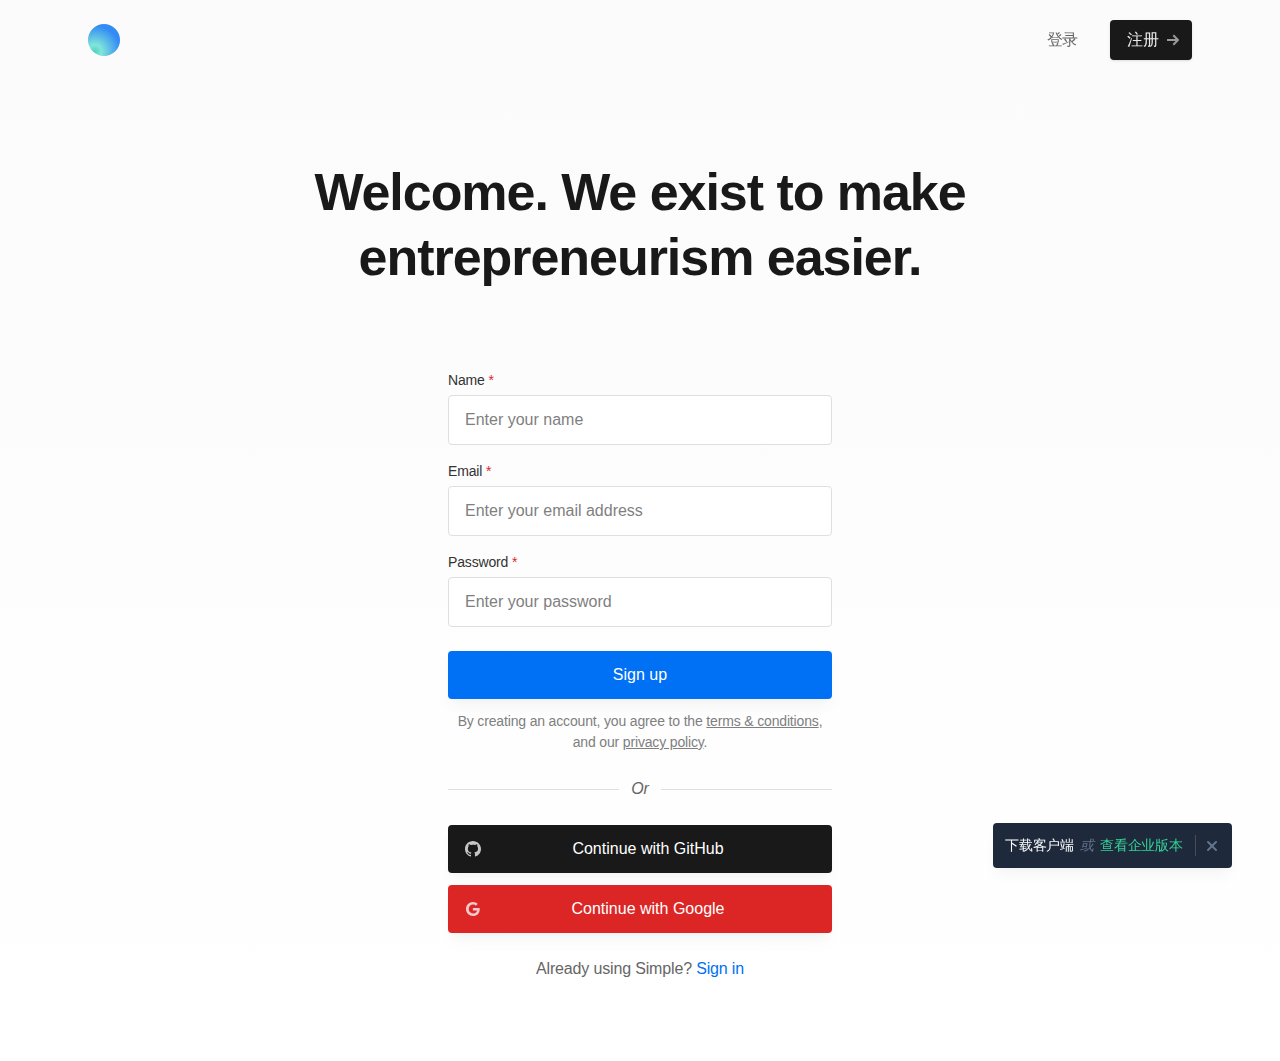
<file: signup.html>
<!DOCTYPE html><html lang="en"><head><meta charSet="utf-8"/><link rel="stylesheet" href="/_next/static/css/085ea8120cd1e825.css" data-precedence="next.js"/><title>Sign Up - Simple</title><meta name="description" content="Page description"/><meta name="viewport" content="width=device-width, initial-scale=1"/><script src="/_next/static/chunks/polyfills-c67a75d1b6f99dc8.js" nomodule=""></script></head><body class="__variable_0ec1f4 font-inter antialiased bg-white text-gray-900 tracking-tight"><div class="Simpleflex flex-col min-h-screen overflow-hidden supports-[overflow:clip]:overflow-clip"><header class="fixed w-full z-30 md:bg-opacity-90 transition duration-300 ease-in-out "><div class="max-w-6xl mx-auto px-5 sm:px-6"><div class="flex items-center justify-between h-16 md:h-20"><div class="shrink-0 mr-4"><a class="block" aria-label="Cruip" href="/"><svg class="w-8 h-8" viewBox="0 0 32 32" xmlns="http://www.w3.org/2000/svg"><defs><radialGradient cx="21.152%" cy="86.063%" fx="21.152%" fy="86.063%" r="79.941%" id="footer-logo"><stop stop-color="#4FD1C5" offset="0%"></stop><stop stop-color="#81E6D9" offset="25.871%"></stop><stop stop-color="#338CF5" offset="100%"></stop></radialGradient></defs><rect width="32" height="32" rx="16" fill="url(#footer-logo)" fill-rule="nonzero"></rect></svg></a></div><nav class="hidden md:flex md:grow"><ul class="flex grow justify-end flex-wrap items-center"><li><a class="font-medium text-gray-600 hover:text-gray-900 px-5 py-3 flex items-center transition duration-150 ease-in-out" href="/signin">登录</a></li><li><a class="btn-sm text-gray-200 bg-gray-900 hover:bg-gray-800 ml-3" href="/signup"><span>注册</span><svg class="w-3 h-3 fill-current text-gray-400 shrink-0 ml-2 -mr-1" viewBox="0 0 12 12" xmlns="http://www.w3.org/2000/svg"><path d="M11.707 5.293L7 .586 5.586 2l3 3H0v2h8.586l-3 3L7 11.414l4.707-4.707a1 1 0 000-1.414z" fill-rule="nonzero"></path></svg></a></li></ul></nav><div class="flex md:hidden"><button class="hamburger false" aria-controls="mobile-nav" aria-expanded="false"><span class="sr-only">Menu</span><svg class="w-6 h-6 fill-current text-gray-900" viewBox="0 0 24 24" xmlns="http://www.w3.org/2000/svg"><rect y="4" width="24" height="2"></rect><rect y="11" width="24" height="2"></rect><rect y="18" width="24" height="2"></rect></svg></button><div></div></div></div></div></header><main class="grow"><section class="bg-gradient-to-b from-gray-100 to-white"><div class="max-w-6xl mx-auto px-4 sm:px-6"><div class="pt-32 pb-12 md:pt-40 md:pb-20"><div class="max-w-3xl mx-auto text-center pb-12 md:pb-20"><h1 class="h1">Welcome. We exist to make entrepreneurism easier.</h1></div><div class="max-w-sm mx-auto"><form><div class="flex flex-wrap -mx-3 mb-4"><div class="w-full px-3"><label class="block text-gray-800 text-sm font-medium mb-1" for="name">Name <span class="text-red-600">*</span></label><input id="name" type="text" class="form-input w-full text-gray-800" placeholder="Enter your name" required=""/></div></div><div class="flex flex-wrap -mx-3 mb-4"><div class="w-full px-3"><label class="block text-gray-800 text-sm font-medium mb-1" for="email">Email <span class="text-red-600">*</span></label><input id="email" type="email" class="form-input w-full text-gray-800" placeholder="Enter your email address" required=""/></div></div><div class="flex flex-wrap -mx-3 mb-4"><div class="w-full px-3"><label class="block text-gray-800 text-sm font-medium mb-1" for="password">Password <span class="text-red-600">*</span></label><input id="password" type="password" class="form-input w-full text-gray-800" placeholder="Enter your password" required=""/></div></div><div class="flex flex-wrap -mx-3 mt-6"><div class="w-full px-3"><button class="btn text-white bg-blue-600 hover:bg-blue-700 w-full">Sign up</button></div></div><div class="text-sm text-gray-500 text-center mt-3">By creating an account, you agree to the <a class="underline" href="#0">terms &amp; conditions</a>, and our <a class="underline" href="#0">privacy policy</a>.</div></form><div class="flex items-center my-6"><div class="border-t border-gray-300 grow mr-3" aria-hidden="true"></div><div class="text-gray-600 italic">Or</div><div class="border-t border-gray-300 grow ml-3" aria-hidden="true"></div></div><form><div class="flex flex-wrap -mx-3 mb-3"><div class="w-full px-3"><button class="btn px-0 text-white bg-gray-900 hover:bg-gray-800 w-full relative flex items-center"><svg class="w-4 h-4 fill-current text-white opacity-75 shrink-0 mx-4" viewBox="0 0 16 16" xmlns="http://www.w3.org/2000/svg"><path d="M7.95 0C3.578 0 0 3.578 0 7.95c0 3.479 2.286 6.46 5.466 7.553.397.1.497-.199.497-.397v-1.392c-2.187.497-2.683-.993-2.683-.993-.398-.895-.895-1.193-.895-1.193-.696-.497.1-.497.1-.497.795.1 1.192.795 1.192.795.696 1.292 1.888.895 2.286.696.1-.497.298-.895.497-1.093-1.79-.2-3.578-.895-3.578-3.975 0-.895.298-1.59.795-2.087-.1-.2-.397-.994.1-2.087 0 0 .695-.2 2.186.795a6.408 6.408 0 011.987-.299c.696 0 1.392.1 1.988.299 1.49-.994 2.186-.795 2.186-.795.398 1.093.199 1.888.1 2.087.496.596.795 1.291.795 2.087 0 3.08-1.889 3.677-3.677 3.875.298.398.596.895.596 1.59v2.187c0 .198.1.497.596.397C13.714 14.41 16 11.43 16 7.95 15.9 3.578 12.323 0 7.95 0z"></path></svg><span class="flex-auto pl-16 pr-8 -ml-16">Continue with GitHub</span></button></div></div><div class="flex flex-wrap -mx-3"><div class="w-full px-3"><button class="btn px-0 text-white bg-red-600 hover:bg-red-700 w-full relative flex items-center"><svg class="w-4 h-4 fill-current text-white opacity-75 shrink-0 mx-4" viewBox="0 0 16 16" xmlns="http://www.w3.org/2000/svg"><path d="M7.9 7v2.4H12c-.2 1-1.2 3-4 3-2.4 0-4.3-2-4.3-4.4 0-2.4 2-4.4 4.3-4.4 1.4 0 2.3.6 2.8 1.1l1.9-1.8C11.5 1.7 9.9 1 8 1 4.1 1 1 4.1 1 8s3.1 7 7 7c4 0 6.7-2.8 6.7-6.8 0-.5 0-.8-.1-1.2H7.9z"></path></svg><span class="flex-auto pl-16 pr-8 -ml-16">Continue with Google</span></button></div></div></form><div class="text-gray-600 text-center mt-6">Already using Simple? <a class="text-blue-600 hover:underline transition duration-150 ease-in-out" href="/signin">Sign in</a></div></div></div></div></section></main><div class="fixed bottom-0 right-0 w-full md:bottom-8 md:right-12 md:w-auto z-60"><div class="bg-slate-800 text-slate-50 text-sm p-3 md:rounded shadow-lg flex justify-between"><div class="text-slate-500 inline-flex"><a class="font-medium hover:underline text-slate-50" href="https://github.com/cruip/tailwind-landing-page-template" target="_blank" rel="noreferrer">下载客户端<span class="hidden sm:inline">  </span></a> <span class="italic px-1.5">或</span> <a class="font-medium hover:underline text-emerald-400" href="https://cruip.com/simple/" target="_blank" rel="noreferrer">查看企业版本</a></div><button class="text-slate-500 hover:text-slate-400 pl-2 ml-3 border-l border-gray-700"><span class="sr-only">Close</span><svg class="w-4 h-4 shrink-0 fill-current" viewBox="0 0 16 16"><path d="M12.72 3.293a1 1 0 00-1.415 0L8.012 6.586 4.72 3.293a1 1 0 00-1.414 1.414L6.598 8l-3.293 3.293a1 1 0 101.414 1.414l3.293-3.293 3.293 3.293a1 1 0 001.414-1.414L9.426 8l3.293-3.293a1 1 0 000-1.414z"></path></svg></button></div></div></div><script src="/_next/static/chunks/webpack-2019f4a0d7da54eb.js" async=""></script><script src="/_next/static/chunks/2443530c-2aaf73081c53f73a.js" async=""></script><script src="/_next/static/chunks/961-cf38cf261da91b7c.js" async=""></script><script src="/_next/static/chunks/main-app-75601f2703687ac0.js" async=""></script></body></html><script>(self.__next_f=self.__next_f||[]).push([0])</script><script>self.__next_f.push([1,"0:\"$L1\"\n"])</script><script>self.__next_f.push([1,"2:I{\"id\":\"8462\",\"name\":\"\",\"chunks\":[\"272:webpack-2019f4a0d7da54eb\",\"667:2443530c-2aaf73081c53f73a\",\"961:961-cf38cf261da91b7c\"],\"async\":false}\n4:I{\"id\":\"9178\",\"name\":\"\",\"chunks\":[\"272:webpack-2019f4a0d7da54eb\",\"667:2443530c-2aaf73081c53f73a\",\"961:961-cf38cf261da91b7c\"],\"async\":false}\n6:I{\"id\":\"4001\",\"name\":\"\",\"chunks\":[\"619:619-fe4f3e75349d06f7\",\"185:app/layout-5573761753b22f85\"],\"async\":false}\n7:I{\"id\":\"5081\",\"name\":\"\",\"chunks\":[\"619:619-fe4f3e75349d06f7\",\"185:app/layout-5573761753b22f85\"],\"async\":false}\n8:"])</script><script>self.__next_f.push([1,"I{\"id\":\"1300\",\"name\":\"\",\"chunks\":[\"272:webpack-2019f4a0d7da54eb\",\"667:2443530c-2aaf73081c53f73a\",\"961:961-cf38cf261da91b7c\"],\"async\":false}\n9:I{\"id\":\"6022\",\"name\":\"\",\"chunks\":[\"272:webpack-2019f4a0d7da54eb\",\"667:2443530c-2aaf73081c53f73a\",\"961:961-cf38cf261da91b7c\"],\"async\":false}\na:I{\"id\":\"3619\",\"name\":\"\",\"chunks\":[\"619:619-fe4f3e75349d06f7\",\"161:app/(auth)/signin/page-6d2aba16bbe7f534\"],\"async\":false}\n"])</script><script>self.__next_f.push([1,"1:[\"$\",\"$L2\",null,{\"assetPrefix\":\"\",\"initialCanonicalUrl\":\"/signup\",\"initialTree\":[\"\",{\"children\":[\"(auth)\",{\"children\":[\"signup\",{\"children\":[\"__PAGE__\",{}]}]}]},\"$undefined\",\"$undefined\",true],\"initialHead\":\"$L3\",\"globalErrorComponent\":\"$4\",\"notFound\":[\"$@5\",[\"$\",\"html\",null,{\"lang\":\"en\",\"children\":[\"$\",\"body\",null,{\"className\":\"__variable_0ec1f4 font-inter antialiased bg-white text-gray-900 tracking-tight\",\"children\":[\"$\",\"div\",null,{\"className\":\"Simpleflex flex-col min-h-screen overflow-hidden supports-[overflow:clip]:overflow-clip\",\"children\":[[\"$\",\"$L6\",null,{}],[\"$undefined\",[[\"$\",\"title\",null,{\"children\":\"404: This page could not be found.\"}],[\"$\",\"div\",null,{\"style\":{\"fontFamily\":\"system-ui,\\\"Segoe UI\\\",Roboto,Helvetica,Arial,sans-serif,\\\"Apple Color Emoji\\\",\\\"Segoe UI Emoji\\\"\",\"height\":\"100vh\",\"textAlign\":\"center\",\"display\":\"flex\",\"flexDirection\":\"column\",\"alignItems\":\"center\",\"justifyContent\":\"center\"},\"children\":[\"$\",\"div\",null,{\"children\":[[\"$\",\"style\",null,{\"dangerouslySetInnerHTML\":{\"__html\":\"body{color:#000;background:#fff;margin:0}.next-error-h1{border-right:1px solid rgba(0,0,0,.3)}@media (prefers-color-scheme:dark){body{color:#fff;background:#000}.next-error-h1{border-right:1px solid rgba(255,255,255,.3)}}\"}}],[\"$\",\"h1\",null,{\"className\":\"next-error-h1\",\"style\":{\"display\":\"inline-block\",\"margin\":\"0 20px 0 0\",\"padding\":\"0 23px 0 0\",\"fontSize\":24,\"fontWeight\":500,\"verticalAlign\":\"top\",\"lineHeight\":\"49px\"},\"children\":\"404\"}],[\"$\",\"div\",null,{\"style\":{\"display\":\"inline-block\"},\"children\":[\"$\",\"h2\",null,{\"style\":{\"fontSize\":14,\"fontWeight\":400,\"lineHeight\":\"49px\",\"margin\":0},\"children\":\"This page could not be found.\"}]}]]}]}]]],[\"$\",\"$L7\",null,{}]]}]}]}]],\"asNotFound\":false,\"children\":[[\"$\",\"html\",null,{\"lang\":\"en\",\"children\":[\"$\",\"body\",null,{\"className\":\"__variable_0ec1f4 font-inter antialiased bg-white text-gray-900 tracking-tight\",\"children\":[\"$\",\"div\",null,{\"className\":\"Simpleflex flex-col min-h-screen overflow-hidden supports-[overflow:clip]:overflow-clip\",\"children\":[[\"$\",\"$L6\",null,{}],[\"$\",\"$L8\",null,{\"parallelRouterKey\":\"children\",\"segmentPath\":[\"children\"],\"error\":\"$undefined\",\"errorStyles\":\"$undefined\",\"loading\":\"$undefined\",\"loadingStyles\":\"$undefined\",\"hasLoading\":false,\"template\":[\"$\",\"$L9\",null,{}],\"templateStyles\":\"$undefined\",\"notFound\":[[\"$\",\"title\",null,{\"children\":\"404: This page could not be found.\"}],[\"$\",\"div\",null,{\"style\":{\"fontFamily\":\"system-ui,\\\"Segoe UI\\\",Roboto,Helvetica,Arial,sans-serif,\\\"Apple Color Emoji\\\",\\\"Segoe UI Emoji\\\"\",\"height\":\"100vh\",\"textAlign\":\"center\",\"display\":\"flex\",\"flexDirection\":\"column\",\"alignItems\":\"center\",\"justifyContent\":\"center\"},\"children\":[\"$\",\"div\",null,{\"children\":[[\"$\",\"style\",null,{\"dangerouslySetInnerHTML\":{\"__html\":\"body{color:#000;background:#fff;margin:0}.next-error-h1{border-right:1px solid rgba(0,0,0,.3)}@media (prefers-color-scheme:dark){body{color:#fff;background:#000}.next-error-h1{border-right:1px solid rgba(255,255,255,.3)}}\"}}],[\"$\",\"h1\",null,{\"className\":\"next-error-h1\",\"style\":{\"display\":\"inline-block\",\"margin\":\"0 20px 0 0\",\"padding\":\"0 23px 0 0\",\"fontSize\":24,\"fontWeight\":500,\"verticalAlign\":\"top\",\"lineHeight\":\"49px\"},\"children\":\"404\"}],[\"$\",\"div\",null,{\"style\":{\"display\":\"inline-block\"},\"children\":[\"$\",\"h2\",null,{\"style\":{\"fontSize\":14,\"fontWeight\":400,\"lineHeight\":\"49px\",\"margin\":0},\"children\":\"This page could not be found.\"}]}]]}]}]],\"notFoundStyles\":\"$undefined\",\"asNotFound\":false,\"childProp\":{\"current\":[[\"$\",\"main\",null,{\"className\":\"grow\",\"children\":[\"$\",\"$L8\",null,{\"parallelRouterKey\":\"children\",\"segmentPath\":[\"children\",\"(auth)\",\"children\"],\"error\":\"$undefined\",\"errorStyles\":\"$undefined\",\"loading\":\"$undefined\",\"loadingStyles\":\"$undefined\",\"hasLoading\":false,\"template\":[\"$\",\"$L9\",null,{}],\"templateStyles\":\"$undefined\",\"notFound\":\"$undefined\",\"notFoundStyles\":\"$undefined\",\"asNotFound\":false,\"childProp\":{\"current\":[\"$\",\"$L8\",null,{\"parallelRouterKey\":\"children\",\"segmentPath\":[\"children\",\"(auth)\",\"children\",\"signup\",\"children\"],\"error\":\"$undefined\",\"errorStyles\":\"$undefined\",\"loading\":\"$undefined\",\"loadingStyles\":\"$undefined\",\"hasLoading\":false,\"template\":[\"$\",\"$L9\",null,{}],\"templateStyles\":\"$undefined\",\"notFound\":\"$undefined\",\"notFoundStyles\":\"$undefined\",\"asNotFound\":false,\"childProp\":{\"current\":[[\"$\",\"section\",null,{\"className\":\"bg-gradient-to-b from-gray-100 to-white\",\"children\":[\"$\",\"div\",null,{\"className\":\"max-w-6xl mx-auto px-4 sm:px-6\",\"children\":[\"$\",\"div\",null,{\"className\":\"pt-32 pb-12 md:pt-40 md:pb-20\",\"children\":[[\"$\",\"div\",null,{\"className\":\"max-w-3xl mx-auto text-center pb-12 md:pb-20\",\"children\":[\"$\",\"h1\",null,{\"className\":\"h1\",\"children\":\"Welcome. We exist to make entrepreneurism easier.\"}]}],[\"$\",\"div\",null,{\"className\":\"max-w-sm mx-auto\",\"children\":[[\"$\",\"form\",null,{\"children\":[[\"$\",\"div\",null,{\"className\":\"flex flex-wrap -mx-3 mb-4\",\"children\":[\"$\",\"div\",null,{\"className\":\"w-full px-3\",\"children\":[[\"$\",\"label\",null,{\"className\":\"block text-gray-800 text-sm font-medium mb-1\",\"htmlFor\":\"name\",\"children\":[\"Name \",[\"$\",\"span\",null,{\"className\":\"text-red-600\",\"children\":\"*\"}]]}],[\"$\",\"input\",null,{\"id\":\"name\",\"type\":\"text\",\"className\":\"form-input w-full text-gray-800\",\"placeholder\":\"Enter your name\",\"required\":true}]]}]}],[\"$\",\"div\",null,{\"className\":\"flex flex-wrap -mx-3 mb-4\",\"children\":[\"$\",\"div\",null,{\"className\":\"w-full px-3\",\"children\":[[\"$\",\"label\",null,{\"className\":\"block text-gray-800 text-sm font-medium mb-1\",\"htmlFor\":\"email\",\"children\":[\"Email \",[\"$\",\"span\",null,{\"className\":\"text-red-600\",\"children\":\"*\"}]]}],[\"$\",\"input\",null,{\"id\":\"email\",\"type\":\"email\",\"className\":\"form-input w-full text-gray-800\",\"placeholder\":\"Enter your email address\",\"required\":true}]]}]}],[\"$\",\"div\",null,{\"className\":\"flex flex-wrap -mx-3 mb-4\",\"children\":[\"$\",\"div\",null,{\"className\":\"w-full px-3\",\"children\":[[\"$\",\"label\",null,{\"className\":\"block text-gray-800 text-sm font-medium mb-1\",\"htmlFor\":\"password\",\"children\":[\"Password \",[\"$\",\"span\",null,{\"className\":\"text-red-600\",\"children\":\"*\"}]]}],[\"$\",\"input\",null,{\"id\":\"password\",\"type\":\"password\",\"className\":\"form-input w-full text-gray-800\",\"placeholder\":\"Enter your password\",\"required\":true}]]}]}],[\"$\",\"div\",null,{\"className\":\"flex flex-wrap -mx-3 mt-6\",\"children\":[\"$\",\"div\",null,{\"className\":\"w-full px-3\",\"children\":[\"$\",\"button\",null,{\"className\":\"btn text-white bg-blue-600 hover:bg-blue-700 w-full\",\"children\":\"Sign up\"}]}]}],[\"$\",\"div\",null,{\"className\":\"text-sm text-gray-500 text-center mt-3\",\"children\":[\"By creating an account, you agree to the \",[\"$\",\"a\",null,{\"className\":\"underline\",\"href\":\"#0\",\"children\":\"terms \u0026 conditions\"}],\", and our \",[\"$\",\"a\",null,{\"className\":\"underline\",\"href\":\"#0\",\"children\":\"privacy policy\"}],\".\"]}]]}],[\"$\",\"div\",null,{\"className\":\"flex items-center my-6\",\"children\":[[\"$\",\"div\",null,{\"className\":\"border-t border-gray-300 grow mr-3\",\"aria-hidden\":\"true\"}],[\"$\",\"div\",null,{\"className\":\"text-gray-600 italic\",\"children\":\"Or\"}],[\"$\",\"div\",null,{\"className\":\"border-t border-gray-300 grow ml-3\",\"aria-hidden\":\"true\"}]]}],[\"$\",\"form\",null,{\"children\":[[\"$\",\"div\",null,{\"className\":\"flex flex-wrap -mx-3 mb-3\",\"children\":[\"$\",\"div\",null,{\"className\":\"w-full px-3\",\"children\":[\"$\",\"button\",null,{\"className\":\"btn px-0 text-white bg-gray-900 hover:bg-gray-800 w-full relative flex items-center\",\"children\":[[\"$\",\"svg\",null,{\"className\":\"w-4 h-4 fill-current text-white opacity-75 shrink-0 mx-4\",\"viewBox\":\"0 0 16 16\",\"xmlns\":\"http://www.w3.org/2000/svg\",\"children\":[\"$\",\"path\",null,{\"d\":\"M7.95 0C3.578 0 0 3.578 0 7.95c0 3.479 2.286 6.46 5.466 7.553.397.1.497-.199.497-.397v-1.392c-2.187.497-2.683-.993-2.683-.993-.398-.895-.895-1.193-.895-1.193-.696-.497.1-.497.1-.497.795.1 1.192.795 1.192.795.696 1.292 1.888.895 2.286.696.1-.497.298-.895.497-1.093-1.79-.2-3.578-.895-3.578-3.975 0-.895.298-1.59.795-2.087-.1-.2-.397-.994.1-2.087 0 0 .695-.2 2.186.795a6.408 6.408 0 011.987-.299c.696 0 1.392.1 1.988.299 1.49-.994 2.186-.795 2.186-.795.398 1.093.199 1.888.1 2.087.496.596.795 1.291.795 2.087 0 3.08-1.889 3.677-3.677 3.875.298.398.596.895.596 1.59v2.187c0 .198.1.497.596.397C13.714 14.41 16 11.43 16 7.95 15.9 3.578 12.323 0 7.95 0z\"}]}],[\"$\",\"span\",null,{\"className\":\"flex-auto pl-16 pr-8 -ml-16\",\"children\":\"Continue with GitHub\"}]]}]}]}],[\"$\",\"div\",null,{\"className\":\"flex flex-wrap -mx-3\",\"children\":[\"$\",\"div\",null,{\"className\":\"w-full px-3\",\"children\":[\"$\",\"button\",null,{\"className\":\"btn px-0 text-white bg-red-600 hover:bg-red-700 w-full relative flex items-center\",\"children\":[[\"$\",\"svg\",null,{\"className\":\"w-4 h-4 fill-current text-white opacity-75 shrink-0 mx-4\",\"viewBox\":\"0 0 16 16\",\"xmlns\":\"http://www.w3.org/2000/svg\",\"children\":[\"$\",\"path\",null,{\"d\":\"M7.9 7v2.4H12c-.2 1-1.2 3-4 3-2.4 0-4.3-2-4.3-4.4 0-2.4 2-4.4 4.3-4.4 1.4 0 2.3.6 2.8 1.1l1.9-1.8C11.5 1.7 9.9 1 8 1 4.1 1 1 4.1 1 8s3.1 7 7 7c4 0 6.7-2.8 6.7-6.8 0-.5 0-.8-.1-1.2H7.9z\"}]}],[\"$\",\"span\",null,{\"className\":\"flex-auto pl-16 pr-8 -ml-16\",\"children\":\"Continue with Google\"}]]}]}]}]]}],[\"$\",\"div\",null,{\"className\":\"text-gray-600 text-center mt-6\",\"children\":[\"Already using Simple? \",[\"$\",\"$La\",null,{\"href\":\"/signin\",\"className\":\"text-blue-600 hover:underline transition duration-150 ease-in-out\",\"children\":\"Sign in\"}]]}]]}]]}]}]}],\"$@b\"],\"segment\":\"__PAGE__\"}}],\"segment\":\"signup\"}}]}],\"$@c\"],\"segment\":\"(auth)\"}}],[\"$\",\"$L7\",null,{}]]}]}]}],\"$@d\"]}]\n"])</script><script>self.__next_f.push([1,"5:[null,null,[[\"$\",\"link\",\"0\",{\"rel\":\"stylesheet\",\"href\":\"/_next/static/css/085ea8120cd1e825.css\",\"precedence\":\"next.js\"}]]]\nb:[null,null,[]]\nc:[null,null,[]]\nd:[null,null,[[\"$\",\"link\",\"0\",{\"rel\":\"stylesheet\",\"href\":\"/_next/static/css/085ea8120cd1e825.css\",\"precedence\":\"next.js\"}]]]\n3:[[[\"$\",\"meta\",null,{\"charSet\":\"utf-8\"}],[\"$\",\"title\",null,{\"children\":\"Sign Up - Simple\"}],[\"$\",\"meta\",null,{\"name\":\"description\",\"content\":\"Page description\"}],null,null,null,null,null,null,null,null,[\"$\",\"meta\",null,{\"name\":"])</script><script>self.__next_f.push([1,"\"viewport\",\"content\":\"width=device-width, initial-scale=1\"}],null,null,null,null,null,null,null,null,null,null,[]],[null,null,null,null],null,null,[null,null,null,null,null],null,null,null,null,null]\n"])</script>
</file>
<file: _next/static/css/085ea8120cd1e825.css>
@font-face{font-family:__Inter_0ec1f4;font-style:normal;font-weight:100 900;font-display:swap;src:url(/_next/static/media/d1d9458b69004127-s.woff2) format("woff2");unicode-range:U+0460-052f,U+1c80-1c88,U+20b4,U+2de0-2dff,U+a640-a69f,U+fe2e-fe2f}@font-face{font-family:__Inter_0ec1f4;font-style:normal;font-weight:100 900;font-display:swap;src:url(/_next/static/media/b967158bc7d7a9fb-s.woff2) format("woff2");unicode-range:U+0301,U+0400-045f,U+0490-0491,U+04b0-04b1,U+2116}@font-face{font-family:__Inter_0ec1f4;font-style:normal;font-weight:100 900;font-display:swap;src:url(/_next/static/media/ae9ae6716d4f8bf8-s.woff2) format("woff2");unicode-range:U+1f??}@font-face{font-family:__Inter_0ec1f4;font-style:normal;font-weight:100 900;font-display:swap;src:url(/_next/static/media/c0f5ec5bbf5913b7-s.woff2) format("woff2");unicode-range:U+0370-03ff}@font-face{font-family:__Inter_0ec1f4;font-style:normal;font-weight:100 900;font-display:swap;src:url(/_next/static/media/b1db3e28af9ef94a-s.woff2) format("woff2");unicode-range:U+0102-0103,U+0110-0111,U+0128-0129,U+0168-0169,U+01a0-01a1,U+01af-01b0,U+0300-0301,U+0303-0304,U+0308-0309,U+0323,U+0329,U+1ea0-1ef9,U+20ab}@font-face{font-family:__Inter_0ec1f4;font-style:normal;font-weight:100 900;font-display:swap;src:url(/_next/static/media/9c4f34569c9b36ca-s.woff2) format("woff2");unicode-range:U+0100-02af,U+0304,U+0308,U+0329,U+1e00-1e9f,U+1ef2-1eff,U+2020,U+20a0-20ab,U+20ad-20cf,U+2113,U+2c60-2c7f,U+a720-a7ff}@font-face{font-family:__Inter_0ec1f4;font-style:normal;font-weight:100 900;font-display:swap;src:url(/_next/static/media/2aaf0723e720e8b9-s.p.woff2) format("woff2");unicode-range:U+00??,U+0131,U+0152-0153,U+02bb-02bc,U+02c6,U+02da,U+02dc,U+0304,U+0308,U+0329,U+2000-206f,U+2074,U+20ac,U+2122,U+2191,U+2193,U+2212,U+2215,U+feff,U+fffd}@font-face{font-family:__Inter_Fallback_0ec1f4;src:local("Arial");ascent-override:90.20%;descent-override:22.48%;line-gap-override:0.00%;size-adjust:107.40%}.__className_0ec1f4{font-family:__Inter_0ec1f4,__Inter_Fallback_0ec1f4;font-style:normal}.__variable_0ec1f4{--font-inter:"__Inter_0ec1f4","__Inter_Fallback_0ec1f4"}

/*
! tailwindcss v3.3.1 | MIT License | https://tailwindcss.com
*/*,:after,:before{box-sizing:border-box;border:0 solid #eaeaea}:after,:before{--tw-content:""}html{line-height:1.5;-webkit-text-size-adjust:100%;-moz-tab-size:4;-o-tab-size:4;tab-size:4;font-family:ui-sans-serif,system-ui,-apple-system,BlinkMacSystemFont,Segoe UI,Roboto,Helvetica Neue,Arial,Noto Sans,sans-serif,Apple Color Emoji,Segoe UI Emoji,Segoe UI Symbol,Noto Color Emoji;font-feature-settings:normal;font-variation-settings:normal}body{margin:0;line-height:inherit}hr{height:0;color:inherit;border-top-width:1px}abbr:where([title]){-webkit-text-decoration:underline dotted;text-decoration:underline dotted}h1,h2,h3,h4,h5,h6{font-size:inherit;font-weight:inherit}a{color:inherit;text-decoration:inherit}b,strong{font-weight:bolder}code,kbd,pre,samp{font-family:ui-monospace,SFMono-Regular,Menlo,Monaco,Consolas,Liberation Mono,Courier New,monospace;font-size:1em}small{font-size:80%}sub,sup{font-size:75%;line-height:0;position:relative;vertical-align:baseline}sub{bottom:-.25em}sup{top:-.5em}table{text-indent:0;border-color:inherit;border-collapse:collapse}button,input,optgroup,select,textarea{font-family:inherit;font-size:100%;font-weight:inherit;line-height:inherit;color:inherit;margin:0;padding:0}button,select{text-transform:none}[type=button],[type=reset],[type=submit],button{-webkit-appearance:button;background-color:transparent;background-image:none}:-moz-focusring{outline:auto}:-moz-ui-invalid{box-shadow:none}progress{vertical-align:baseline}::-webkit-inner-spin-button,::-webkit-outer-spin-button{height:auto}[type=search]{-webkit-appearance:textfield;outline-offset:-2px}::-webkit-search-decoration{-webkit-appearance:none}::-webkit-file-upload-button{-webkit-appearance:button;font:inherit}summary{display:list-item}blockquote,dd,dl,figure,h1,h2,h3,h4,h5,h6,hr,p,pre{margin:0}fieldset{margin:0}fieldset,legend{padding:0}menu,ol,ul{list-style:none;margin:0;padding:0}textarea{resize:vertical}input::-moz-placeholder,textarea::-moz-placeholder{color:#999}input::placeholder,textarea::placeholder{color:#999}[role=button],button{cursor:pointer}:disabled{cursor:default}audio,canvas,embed,iframe,img,object,svg,video{display:block;vertical-align:middle}img,video{max-width:100%;height:auto}[hidden]{display:none}[multiple],[type=date],[type=datetime-local],[type=email],[type=month],[type=number],[type=password],[type=search],[type=tel],[type=text],[type=time],[type=url],[type=week],select,textarea{-webkit-appearance:none;-moz-appearance:none;appearance:none;background-color:#fff;border-color:#7f7f7f;border-width:1px;border-radius:0;padding:.5rem .75rem;font-size:1rem;line-height:1.5rem;--tw-shadow:0 0 #0000}[multiple]:focus,[type=date]:focus,[type=datetime-local]:focus,[type=email]:focus,[type=month]:focus,[type=number]:focus,[type=password]:focus,[type=search]:focus,[type=tel]:focus,[type=text]:focus,[type=time]:focus,[type=url]:focus,[type=week]:focus,select:focus,textarea:focus{outline:2px solid transparent;outline-offset:2px;--tw-ring-inset:var(--tw-empty,/*!*/ /*!*/);--tw-ring-offset-width:0px;--tw-ring-offset-color:#fff;--tw-ring-color:#0070f4;--tw-ring-offset-shadow:var(--tw-ring-inset) 0 0 0 var(--tw-ring-offset-width) var(--tw-ring-offset-color);--tw-ring-shadow:var(--tw-ring-inset) 0 0 0 calc(1px + var(--tw-ring-offset-width)) var(--tw-ring-color);box-shadow:var(--tw-ring-offset-shadow),var(--tw-ring-shadow),var(--tw-shadow);border-color:#0070f4}input::-moz-placeholder,textarea::-moz-placeholder{color:#7f7f7f;opacity:1}input::placeholder,textarea::placeholder{color:#7f7f7f;opacity:1}::-webkit-datetime-edit-fields-wrapper{padding:0}::-webkit-date-and-time-value{min-height:1.5em}::-webkit-datetime-edit,::-webkit-datetime-edit-day-field,::-webkit-datetime-edit-hour-field,::-webkit-datetime-edit-meridiem-field,::-webkit-datetime-edit-millisecond-field,::-webkit-datetime-edit-minute-field,::-webkit-datetime-edit-month-field,::-webkit-datetime-edit-second-field,::-webkit-datetime-edit-year-field{padding-top:0;padding-bottom:0}select{background-image:url("data:image/svg+xml,%3csvg xmlns='http://www.w3.org/2000/svg' fill='none' viewBox='0 0 20 20'%3e%3cpath stroke='%237F7F7F' stroke-linecap='round' stroke-linejoin='round' stroke-width='1.5' d='M6 8l4 4 4-4'/%3e%3c/svg%3e");background-position:right .5rem center;background-repeat:no-repeat;background-size:1.5em 1.5em;padding-right:2.5rem;-webkit-print-color-adjust:exact;print-color-adjust:exact}[multiple]{background-image:none;background-position:0 0;background-repeat:unset;background-size:initial;padding-right:.75rem;-webkit-print-color-adjust:unset;print-color-adjust:unset}[type=checkbox],[type=radio]{-webkit-appearance:none;-moz-appearance:none;appearance:none;padding:0;-webkit-print-color-adjust:exact;print-color-adjust:exact;display:inline-block;vertical-align:middle;background-origin:border-box;-webkit-user-select:none;-moz-user-select:none;user-select:none;flex-shrink:0;height:1rem;width:1rem;color:#0070f4;background-color:#fff;border-color:#7f7f7f;border-width:1px;--tw-shadow:0 0 #0000}[type=checkbox]{border-radius:0}[type=radio]{border-radius:100%}[type=checkbox]:focus,[type=radio]:focus{outline:2px solid transparent;outline-offset:2px;--tw-ring-inset:var(--tw-empty,/*!*/ /*!*/);--tw-ring-offset-width:2px;--tw-ring-offset-color:#fff;--tw-ring-color:#0070f4;--tw-ring-offset-shadow:var(--tw-ring-inset) 0 0 0 var(--tw-ring-offset-width) var(--tw-ring-offset-color);--tw-ring-shadow:var(--tw-ring-inset) 0 0 0 calc(2px + var(--tw-ring-offset-width)) var(--tw-ring-color);box-shadow:var(--tw-ring-offset-shadow),var(--tw-ring-shadow),var(--tw-shadow)}[type=checkbox]:checked,[type=radio]:checked{border-color:transparent;background-color:currentColor;background-size:100% 100%;background-position:50%;background-repeat:no-repeat}[type=checkbox]:checked{background-image:url("data:image/svg+xml,%3csvg viewBox='0 0 16 16' fill='white' xmlns='http://www.w3.org/2000/svg'%3e%3cpath d='M12.207 4.793a1 1 0 010 1.414l-5 5a1 1 0 01-1.414 0l-2-2a1 1 0 011.414-1.414L6.5 9.086l4.293-4.293a1 1 0 011.414 0z'/%3e%3c/svg%3e")}[type=radio]:checked{background-image:url("data:image/svg+xml,%3csvg viewBox='0 0 16 16' fill='white' xmlns='http://www.w3.org/2000/svg'%3e%3ccircle cx='8' cy='8' r='3'/%3e%3c/svg%3e")}[type=checkbox]:checked:focus,[type=checkbox]:checked:hover,[type=radio]:checked:focus,[type=radio]:checked:hover{border-color:transparent;background-color:currentColor}[type=checkbox]:indeterminate{background-image:url("data:image/svg+xml,%3csvg xmlns='http://www.w3.org/2000/svg' fill='none' viewBox='0 0 16 16'%3e%3cpath stroke='white' stroke-linecap='round' stroke-linejoin='round' stroke-width='2' d='M4 8h8'/%3e%3c/svg%3e");border-color:transparent;background-color:currentColor;background-size:100% 100%;background-position:50%;background-repeat:no-repeat}[type=checkbox]:indeterminate:focus,[type=checkbox]:indeterminate:hover{border-color:transparent;background-color:currentColor}[type=file]{background:unset;border-color:inherit;border-width:0;border-radius:0;padding:0;font-size:unset;line-height:inherit}[type=file]:focus{outline:1px solid ButtonText;outline:1px auto -webkit-focus-ring-color}*,:after,:before{--tw-border-spacing-x:0;--tw-border-spacing-y:0;--tw-translate-x:0;--tw-translate-y:0;--tw-rotate:0;--tw-skew-x:0;--tw-skew-y:0;--tw-scale-x:1;--tw-scale-y:1;--tw-pan-x: ;--tw-pan-y: ;--tw-pinch-zoom: ;--tw-scroll-snap-strictness:proximity;--tw-ordinal: ;--tw-slashed-zero: ;--tw-numeric-figure: ;--tw-numeric-spacing: ;--tw-numeric-fraction: ;--tw-ring-inset: ;--tw-ring-offset-width:0px;--tw-ring-offset-color:#fff;--tw-ring-color:rgba(51,140,245,.5);--tw-ring-offset-shadow:0 0 #0000;--tw-ring-shadow:0 0 #0000;--tw-shadow:0 0 #0000;--tw-shadow-colored:0 0 #0000;--tw-blur: ;--tw-brightness: ;--tw-contrast: ;--tw-grayscale: ;--tw-hue-rotate: ;--tw-invert: ;--tw-saturate: ;--tw-sepia: ;--tw-drop-shadow: ;--tw-backdrop-blur: ;--tw-backdrop-brightness: ;--tw-backdrop-contrast: ;--tw-backdrop-grayscale: ;--tw-backdrop-hue-rotate: ;--tw-backdrop-invert: ;--tw-backdrop-opacity: ;--tw-backdrop-saturate: ;--tw-backdrop-sepia: }::backdrop{--tw-border-spacing-x:0;--tw-border-spacing-y:0;--tw-translate-x:0;--tw-translate-y:0;--tw-rotate:0;--tw-skew-x:0;--tw-skew-y:0;--tw-scale-x:1;--tw-scale-y:1;--tw-pan-x: ;--tw-pan-y: ;--tw-pinch-zoom: ;--tw-scroll-snap-strictness:proximity;--tw-ordinal: ;--tw-slashed-zero: ;--tw-numeric-figure: ;--tw-numeric-spacing: ;--tw-numeric-fraction: ;--tw-ring-inset: ;--tw-ring-offset-width:0px;--tw-ring-offset-color:#fff;--tw-ring-color:rgba(51,140,245,.5);--tw-ring-offset-shadow:0 0 #0000;--tw-ring-shadow:0 0 #0000;--tw-shadow:0 0 #0000;--tw-shadow-colored:0 0 #0000;--tw-blur: ;--tw-brightness: ;--tw-contrast: ;--tw-grayscale: ;--tw-hue-rotate: ;--tw-invert: ;--tw-saturate: ;--tw-sepia: ;--tw-drop-shadow: ;--tw-backdrop-blur: ;--tw-backdrop-brightness: ;--tw-backdrop-contrast: ;--tw-backdrop-grayscale: ;--tw-backdrop-hue-rotate: ;--tw-backdrop-invert: ;--tw-backdrop-opacity: ;--tw-backdrop-saturate: ;--tw-backdrop-sepia: }.form-input,.form-multiselect,.form-select,.form-textarea{-webkit-appearance:none;-moz-appearance:none;appearance:none;background-color:#fff;border-color:#7f7f7f;border-width:1px;border-radius:0;padding:.5rem .75rem;font-size:1rem;line-height:1.5rem;--tw-shadow:0 0 #0000}.form-input:focus,.form-multiselect:focus,.form-select:focus,.form-textarea:focus{outline:2px solid transparent;outline-offset:2px;--tw-ring-inset:var(--tw-empty,/*!*/ /*!*/);--tw-ring-offset-width:0px;--tw-ring-offset-color:#fff;--tw-ring-color:#0070f4;--tw-ring-offset-shadow:var(--tw-ring-inset) 0 0 0 var(--tw-ring-offset-width) var(--tw-ring-offset-color);--tw-ring-shadow:var(--tw-ring-inset) 0 0 0 calc(1px + var(--tw-ring-offset-width)) var(--tw-ring-color);box-shadow:var(--tw-ring-offset-shadow),var(--tw-ring-shadow),var(--tw-shadow);border-color:#0070f4}.form-input::-moz-placeholder,.form-textarea::-moz-placeholder{color:#7f7f7f;opacity:1}.form-input::placeholder,.form-textarea::placeholder{color:#7f7f7f;opacity:1}.form-input::-webkit-datetime-edit-fields-wrapper{padding:0}.form-input::-webkit-date-and-time-value{min-height:1.5em}.form-input::-webkit-datetime-edit,.form-input::-webkit-datetime-edit-day-field,.form-input::-webkit-datetime-edit-hour-field,.form-input::-webkit-datetime-edit-meridiem-field,.form-input::-webkit-datetime-edit-millisecond-field,.form-input::-webkit-datetime-edit-minute-field,.form-input::-webkit-datetime-edit-month-field,.form-input::-webkit-datetime-edit-second-field,.form-input::-webkit-datetime-edit-year-field{padding-top:0;padding-bottom:0}.form-checkbox,.form-radio{-webkit-appearance:none;-moz-appearance:none;appearance:none;padding:0;-webkit-print-color-adjust:exact;print-color-adjust:exact;display:inline-block;vertical-align:middle;background-origin:border-box;-webkit-user-select:none;-moz-user-select:none;user-select:none;flex-shrink:0;height:1rem;width:1rem;color:#0070f4;background-color:#fff;border-color:#7f7f7f;border-width:1px;--tw-shadow:0 0 #0000}.form-checkbox{border-radius:0}.form-checkbox:focus,.form-radio:focus{outline:2px solid transparent;outline-offset:2px;--tw-ring-inset:var(--tw-empty,/*!*/ /*!*/);--tw-ring-offset-width:2px;--tw-ring-offset-color:#fff;--tw-ring-color:#0070f4;--tw-ring-offset-shadow:var(--tw-ring-inset) 0 0 0 var(--tw-ring-offset-width) var(--tw-ring-offset-color);--tw-ring-shadow:var(--tw-ring-inset) 0 0 0 calc(2px + var(--tw-ring-offset-width)) var(--tw-ring-color);box-shadow:var(--tw-ring-offset-shadow),var(--tw-ring-shadow),var(--tw-shadow)}.form-checkbox:checked,.form-radio:checked{border-color:transparent;background-color:currentColor;background-size:100% 100%;background-position:50%;background-repeat:no-repeat}.form-checkbox:checked{background-image:url("data:image/svg+xml,%3csvg viewBox='0 0 16 16' fill='white' xmlns='http://www.w3.org/2000/svg'%3e%3cpath d='M12.207 4.793a1 1 0 010 1.414l-5 5a1 1 0 01-1.414 0l-2-2a1 1 0 011.414-1.414L6.5 9.086l4.293-4.293a1 1 0 011.414 0z'/%3e%3c/svg%3e")}.form-checkbox:checked:focus,.form-checkbox:checked:hover,.form-radio:checked:focus,.form-radio:checked:hover{border-color:transparent;background-color:currentColor}.form-checkbox:indeterminate{background-image:url("data:image/svg+xml,%3csvg xmlns='http://www.w3.org/2000/svg' fill='none' viewBox='0 0 16 16'%3e%3cpath stroke='white' stroke-linecap='round' stroke-linejoin='round' stroke-width='2' d='M4 8h8'/%3e%3c/svg%3e");border-color:transparent;background-color:currentColor;background-size:100% 100%;background-position:50%;background-repeat:no-repeat}.form-checkbox:indeterminate:focus,.form-checkbox:indeterminate:hover{border-color:transparent;background-color:currentColor}.h1{font-size:2.625rem}.h1,.h2{font-weight:800;line-height:1.25;letter-spacing:-.02em}.h2,.h3{font-size:2rem}.h3{line-height:1.25}.h3,.h4{font-weight:700}.h4{font-size:1.5rem;line-height:1.375;letter-spacing:-.01em}@media (min-width:768px){.h1{font-size:3.25rem}.h2{font-size:2.625rem}}.btn,.btn-sm{display:inline-flex;align-items:center;justify-content:center;border-radius:.25rem;border-width:1px;border-color:transparent;font-weight:500;line-height:1.375;transition-property:color,background-color,border-color,text-decoration-color,fill,stroke,opacity,box-shadow,transform,filter,-webkit-backdrop-filter;transition-property:color,background-color,border-color,text-decoration-color,fill,stroke,opacity,box-shadow,transform,filter,backdrop-filter;transition-property:color,background-color,border-color,text-decoration-color,fill,stroke,opacity,box-shadow,transform,filter,backdrop-filter,-webkit-backdrop-filter;transition-duration:.15s;transition-timing-function:cubic-bezier(.4,0,.2,1)}.btn{padding:.75rem 2rem;--tw-shadow:0 10px 15px -3px rgba(0,0,0,.04),0 4px 6px -2px rgba(0,0,0,.02);--tw-shadow-colored:0 10px 15px -3px var(--tw-shadow-color),0 4px 6px -2px var(--tw-shadow-color)}.btn,.btn-sm{box-shadow:var(--tw-ring-offset-shadow,0 0 #0000),var(--tw-ring-shadow,0 0 #0000),var(--tw-shadow)}.btn-sm{padding:.5rem 1rem;--tw-shadow:0 1px 3px 0 rgba(0,0,0,.1),0 1px 2px -1px rgba(0,0,0,.1);--tw-shadow-colored:0 1px 3px 0 var(--tw-shadow-color),0 1px 2px -1px var(--tw-shadow-color)}.form-checkbox,.form-input,.form-multiselect,.form-radio,.form-select,.form-textarea{border-width:1px;--tw-border-opacity:1;border-color:rgb(223 223 223/var(--tw-border-opacity));--tw-bg-opacity:1;background-color:rgb(255 255 255/var(--tw-bg-opacity))}.form-checkbox:focus,.form-input:focus,.form-multiselect:focus,.form-radio:focus,.form-select:focus,.form-textarea:focus{--tw-border-opacity:1;border-color:rgb(127 127 127/var(--tw-border-opacity))}.form-checkbox,.form-input,.form-multiselect,.form-select,.form-textarea{border-radius:.25rem}.form-input,.form-multiselect,.form-select,.form-textarea{padding:.75rem 1rem}.form-input::-moz-placeholder,.form-textarea::-moz-placeholder{--tw-placeholder-opacity:1;color:rgb(127 127 127/var(--tw-placeholder-opacity))}.form-input::placeholder,.form-textarea::placeholder{--tw-placeholder-opacity:1;color:rgb(127 127 127/var(--tw-placeholder-opacity))}.form-select{padding-right:2.5rem}.form-checkbox,.form-radio{border-radius:.125rem;--tw-text-opacity:1;color:rgb(51 51 51/var(--tw-text-opacity))}:root{--range-thumb-size:36px}input[type=range]{-webkit-appearance:none;-moz-appearance:none;appearance:none;background:#ccc;border-radius:3px;height:6px;margin-top:(--range-thumb-size - 6px) * .5;margin-bottom:(--range-thumb-size - 6px) * .5;--thumb-size:#{--range-thumb-size}}input[type=range]::-webkit-slider-thumb{appearance:none;-webkit-appearance:none;background-color:#000;background-image:url("data:image/svg+xml,%3Csvg width='12' height='8' xmlns='http://www.w3.org/2000/svg'%3E%3Cpath d='M8 .5v7L12 4zM0 4l4 3.5v-7z' fill='%23FFF' fill-rule='nonzero'/%3E%3C/svg%3E");background-position:50%;background-repeat:no-repeat;border:0;border-radius:50%;cursor:pointer;height:--range-thumb-size;width:--range-thumb-size}input[type=range]::-moz-range-thumb{background-color:#000;background-image:url("data:image/svg+xml,%3Csvg width='12' height='8' xmlns='http://www.w3.org/2000/svg'%3E%3Cpath d='M8 .5v7L12 4zM0 4l4 3.5v-7z' fill='%23FFF' fill-rule='nonzero'/%3E%3C/svg%3E");background-position:50%;background-repeat:no-repeat;border:none;border-radius:50%;cursor:pointer;height:--range-thumb-size;width:--range-thumb-size}input[type=range]::-ms-thumb{background-color:#000;background-image:url("data:image/svg+xml,%3Csvg width='12' height='8' xmlns='http://www.w3.org/2000/svg'%3E%3Cpath d='M8 .5v7L12 4zM0 4l4 3.5v-7z' fill='%23FFF' fill-rule='nonzero'/%3E%3C/svg%3E");background-position:50%;background-repeat:no-repeat;border:0;border-radius:50%;cursor:pointer;height:--range-thumb-size;width:--range-thumb-size}input[type=range]::-moz-focus-outer{border:0}.form-switch{position:relative;-webkit-user-select:none;-moz-user-select:none;user-select:none;width:68px}.form-switch label{display:block;cursor:pointer;overflow:hidden;border-radius:.25rem;height:38px}.form-switch label>span:first-child{position:absolute;display:block;border-radius:.25rem;--tw-shadow:0 1px 3px 0 rgba(0,0,0,.1),0 1px 2px -1px rgba(0,0,0,.1);--tw-shadow-colored:0 1px 3px 0 var(--tw-shadow-color),0 1px 2px -1px var(--tw-shadow-color);box-shadow:var(--tw-ring-offset-shadow,0 0 #0000),var(--tw-ring-shadow,0 0 #0000),var(--tw-shadow);width:30px;height:30px;top:4px;left:4px;right:50%;transition:all .15s ease-out}.form-switch input[type=checkbox]:checked+label{--tw-bg-opacity:1;background-color:rgb(0 112 244/var(--tw-bg-opacity))}.form-switch input[type=checkbox]:checked+label>span:first-child{left:34px}html{scroll-behavior:smooth}.form-checkbox:focus,.form-input:focus,.form-multiselect:focus,.form-radio:focus,.form-select:focus,.form-textarea:focus{--tw-ring-offset-shadow:var(--tw-ring-inset) 0 0 0 var(--tw-ring-offset-width) var(--tw-ring-offset-color);--tw-ring-shadow:var(--tw-ring-inset) 0 0 0 calc(0px + var(--tw-ring-offset-width)) var(--tw-ring-color);box-shadow:var(--tw-ring-offset-shadow),var(--tw-ring-shadow),var(--tw-shadow,0 0 #0000)}.hamburger svg>:first-child,.hamburger svg>:nth-child(2),.hamburger svg>:nth-child(3){transform-origin:center;transform:rotate(0deg)}.hamburger svg>:first-child{transition:y .1s ease-in .25s,transform .22s cubic-bezier(.55,.055,.675,.19),opacity .1s ease-in}.hamburger svg>:nth-child(2){transition:transform .22s cubic-bezier(.55,.055,.675,.19)}.hamburger svg>:nth-child(3){transition:y .1s ease-in .25s,transform .22s cubic-bezier(.55,.055,.675,.19),width .1s ease-in .25s}.hamburger.active svg>:first-child{opacity:0;y:11;transform:rotate(225deg);transition:y .1s ease-out,transform .22s cubic-bezier(.215,.61,.355,1) .12s,opacity .1s ease-out .12s}.hamburger.active svg>:nth-child(2){transform:rotate(225deg);transition:transform .22s cubic-bezier(.215,.61,.355,1) .12s}.hamburger.active svg>:nth-child(3){y:11;transform:rotate(135deg);transition:y .1s ease-out,transform .22s cubic-bezier(.215,.61,.355,1) .12s,width .1s ease-out}@keyframes pulseLoop{0%{opacity:.15;transform:scale(1) translateZ(0)}30%{opacity:.15}60%{opacity:0}80%{opacity:0;transform:scale(1.8) translateZ(0)}}@keyframes pulseMiniLoop{0%{opacity:0;transform:scale(1) translateZ(0)}30%{opacity:.3}50%{opacity:.3}80%{opacity:0;transform:scale(3) translateZ(0)}}.pulse{transform:scale(1);opacity:0;transform-origin:center;animation:pulseLoop 10s linear infinite}.pulse-mini{animation:pulseMiniLoop 6s linear infinite}.pulse-1{animation-delay:-3s}.pulse-2{animation-delay:-6s}.animation-delay-500{animation-delay:.5s!important}.animation-delay-1000{animation-delay:1s!important}.translate-z-0{transform:translateZ(0)}[data-aos=zoom-y-out]{transform:scaleX(1.03);opacity:0;transition-property:transform,opacity}@media screen{html:not(.no-js) body [data-aos=fade-up]{transform:translate3d(0,10px,0)}html:not(.no-js) body [data-aos=fade-down]{transform:translate3d(0,-10px,0)}html:not(.no-js) body [data-aos=fade-right]{transform:translate3d(-10px,0,0)}html:not(.no-js) body [data-aos=fade-left]{transform:translate3d(10px,0,0)}html:not(.no-js) body [data-aos=fade-up-right]{transform:translate3d(-10px,10px,0)}html:not(.no-js) body [data-aos=fade-up-left]{transform:translate3d(10px,10px,0)}html:not(.no-js) body [data-aos=fade-down-right]{transform:translate3d(-10px,-10px,0)}html:not(.no-js) body [data-aos=fade-down-left]{transform:translate3d(10px,-10px,0)}html:not(.no-js) body [data-aos=zoom-in-up]{transform:translate3d(0,10px,0) scale(.6)}html:not(.no-js) body [data-aos=zoom-in-down]{transform:translate3d(0,-10px,0) scale(.6)}html:not(.no-js) body [data-aos=zoom-in-right]{transform:translate3d(-10px,0,0) scale(.6)}html:not(.no-js) body [data-aos=zoom-in-left]{transform:translate3d(10px,0,0) scale(.6)}html:not(.no-js) body [data-aos=zoom-out-up]{transform:translate3d(0,10px,0) scale(1.2)}html:not(.no-js) body [data-aos=zoom-out-down]{transform:translate3d(0,-10px,0) scale(1.2)}html:not(.no-js) body [data-aos=zoom-out-right]{transform:translate3d(-10px,0,0) scale(1.2)}html:not(.no-js) body [data-aos=zoom-out-left]{transform:translate3d(10px,0,0) scale(1.2)}}.sr-only{position:absolute;width:1px;height:1px;padding:0;margin:-1px;overflow:hidden;clip:rect(0,0,0,0);white-space:nowrap;border-width:0}.pointer-events-none{pointer-events:none}.fixed{position:fixed}.absolute{position:absolute}.relative{position:relative}.inset-0{inset:0}.bottom-0{bottom:0}.left-0{left:0}.left-1\/2{left:50%}.left-auto{left:auto}.right-0{right:0}.right-auto{right:auto}.top-0{top:0}.top-1\/2{top:50%}.top-full{top:100%}.-z-1{z-index:-1}.z-20{z-index:20}.z-30{z-index:30}.z-50{z-index:50}.order-first{order:-9999}.col-span-2{grid-column:span 2/span 2}.col-start-2{grid-column-start:2}.col-end-4{grid-column-end:4}.m-auto{margin:auto}.-mx-3{margin-left:-.75rem;margin-right:-.75rem}.mx-3{margin-left:.75rem;margin-right:.75rem}.mx-4{margin-left:1rem;margin-right:1rem}.mx-auto{margin-left:auto;margin-right:auto}.my-2{margin-top:.5rem;margin-bottom:.5rem}.my-6{margin-top:1.5rem;margin-bottom:1.5rem}.-mb-32{margin-bottom:-8rem}.-ml-12{margin-left:-3rem}.-ml-16{margin-left:-4rem}.-ml-px{margin-left:-1px}.-mr-1{margin-right:-.25rem}.-mr-8{margin-right:-2rem}.-mt-1{margin-top:-.25rem}.-mt-3{margin-top:-.75rem}.-mt-8{margin-top:-2rem}.mb-1{margin-bottom:.25rem}.mb-16{margin-bottom:4rem}.mb-2{margin-bottom:.5rem}.mb-3{margin-bottom:.75rem}.mb-4{margin-bottom:1rem}.mb-6{margin-bottom:1.5rem}.mb-8{margin-bottom:2rem}.ml-1{margin-left:.25rem}.ml-2{margin-left:.5rem}.ml-3{margin-left:.75rem}.ml-4{margin-left:1rem}.mr-3{margin-right:.75rem}.mr-4{margin-right:1rem}.mr-8{margin-right:2rem}.mt-2{margin-top:.5rem}.mt-20{margin-top:5rem}.mt-3{margin-top:.75rem}.mt-6{margin-top:1.5rem}.block{display:block}.flex{display:flex}.inline-flex{display:inline-flex}.grid{display:grid}.hidden{display:none}.h-16{height:4rem}.h-20{height:5rem}.h-3{height:.75rem}.h-4{height:1rem}.h-6{height:1.5rem}.h-8{height:2rem}.h-auto{height:auto}.h-full{height:100%}.h-screen{height:100vh}.max-h-full{max-height:100%}.min-h-screen{min-height:100vh}.w-16{width:4rem}.w-3{width:.75rem}.w-4{width:1rem}.w-40{width:10rem}.w-6{width:1.5rem}.w-8{width:2rem}.w-full{width:100%}.w-px{width:1px}.max-w-3xl{max-width:48rem}.max-w-6xl{max-width:72rem}.max-w-full{max-width:100%}.max-w-sm{max-width:24rem}.max-w-xl{max-width:36rem}.max-w-xs{max-width:20rem}.flex-auto{flex:1 1 auto}.flex-shrink-0,.shrink-0{flex-shrink:0}.grow{flex-grow:1}.origin-center{transform-origin:center}.origin-top-right{transform-origin:top right}.-translate-x-1\/2{--tw-translate-x:-50%}.-translate-x-1\/2,.-translate-y-1\/2{transform:translate(var(--tw-translate-x),var(--tw-translate-y)) rotate(var(--tw-rotate)) skewX(var(--tw-skew-x)) skewY(var(--tw-skew-y)) scaleX(var(--tw-scale-x)) scaleY(var(--tw-scale-y))}.-translate-y-1\/2{--tw-translate-y:-50%}.-translate-y-16{--tw-translate-y:-4rem}.-translate-y-16,.-translate-y-2{transform:translate(var(--tw-translate-x),var(--tw-translate-y)) rotate(var(--tw-rotate)) skewX(var(--tw-skew-x)) skewY(var(--tw-skew-y)) scaleX(var(--tw-scale-x)) scaleY(var(--tw-scale-y))}.-translate-y-2{--tw-translate-y:-0.5rem}.translate-y-0{--tw-translate-y:0px}.translate-y-0,.translate-y-1\/2{transform:translate(var(--tw-translate-x),var(--tw-translate-y)) rotate(var(--tw-rotate)) skewX(var(--tw-skew-x)) skewY(var(--tw-skew-y)) scaleX(var(--tw-scale-x)) scaleY(var(--tw-scale-y))}.translate-y-1\/2{--tw-translate-y:50%}.translate-y-16{--tw-translate-y:4rem;transform:translate(var(--tw-translate-x),var(--tw-translate-y)) rotate(var(--tw-rotate)) skewX(var(--tw-skew-x)) skewY(var(--tw-skew-y)) scaleX(var(--tw-scale-x)) scaleY(var(--tw-scale-y))}.\!rotate-180{--tw-rotate:180deg!important;transform:translate(var(--tw-translate-x),var(--tw-translate-y)) rotate(var(--tw-rotate)) skewX(var(--tw-skew-x)) skewY(var(--tw-skew-y)) scaleX(var(--tw-scale-x)) scaleY(var(--tw-scale-y))!important}.rotate-90{--tw-rotate:90deg}.rotate-90,.scale-100{transform:translate(var(--tw-translate-x),var(--tw-translate-y)) rotate(var(--tw-rotate)) skewX(var(--tw-skew-x)) skewY(var(--tw-skew-y)) scaleX(var(--tw-scale-x)) scaleY(var(--tw-scale-y))}.scale-100{--tw-scale-x:1;--tw-scale-y:1}.scale-95{--tw-scale-x:.95;--tw-scale-y:.95}.scale-95,.transform{transform:translate(var(--tw-translate-x),var(--tw-translate-y)) rotate(var(--tw-rotate)) skewX(var(--tw-skew-x)) skewY(var(--tw-skew-y)) scaleX(var(--tw-scale-x)) scaleY(var(--tw-scale-y))}@keyframes float{0%,to{transform:translateY(0)}50%{transform:translateY(-5%)}}.animate-float{animation:float 3s ease-in-out infinite}.cursor-pointer{cursor:pointer}.appearance-none{-webkit-appearance:none;-moz-appearance:none;appearance:none}.grid-cols-4{grid-template-columns:repeat(4,minmax(0,1fr))}.flex-col{flex-direction:column}.flex-wrap{flex-wrap:wrap}.items-start{align-items:flex-start}.items-center{align-items:center}.justify-end{justify-content:flex-end}.justify-center{justify-content:center}.justify-between{justify-content:space-between}.gap-2{gap:.5rem}.gap-6{gap:1.5rem}.gap-8{gap:2rem}.overflow-auto{overflow:auto}.overflow-hidden{overflow:hidden}.overflow-scroll{overflow:scroll}.rounded{border-radius:.25rem}.rounded-full{border-radius:9999px}.rounded-sm{border-radius:.125rem}.border{border-width:1px}.border-2{border-width:2px}.border-l{border-left-width:1px}.border-t{border-top-width:1px}.border-gray-200{--tw-border-opacity:1;border-color:rgb(234 234 234/var(--tw-border-opacity))}.border-gray-300{--tw-border-opacity:1;border-color:rgb(223 223 223/var(--tw-border-opacity))}.border-gray-700{--tw-border-opacity:1;border-color:rgb(76 76 76/var(--tw-border-opacity))}.border-transparent{border-color:transparent}.bg-blue-600{--tw-bg-opacity:1;background-color:rgb(0 112 244/var(--tw-bg-opacity))}.bg-gray-100{--tw-bg-opacity:1;background-color:rgb(251 251 251/var(--tw-bg-opacity))}.bg-gray-200{--tw-bg-opacity:1;background-color:rgb(234 234 234/var(--tw-bg-opacity))}.bg-gray-300{--tw-bg-opacity:1;background-color:rgb(223 223 223/var(--tw-bg-opacity))}.bg-gray-800{--tw-bg-opacity:1;background-color:rgb(51 51 51/var(--tw-bg-opacity))}.bg-gray-900{--tw-bg-opacity:1;background-color:rgb(25 25 25/var(--tw-bg-opacity))}.bg-red-600{--tw-bg-opacity:1;background-color:rgb(220 38 38/var(--tw-bg-opacity))}.bg-slate-800{--tw-bg-opacity:1;background-color:rgb(30 41 59/var(--tw-bg-opacity))}.bg-white{--tw-bg-opacity:1;background-color:rgb(255 255 255/var(--tw-bg-opacity))}.bg-opacity-75{--tw-bg-opacity:0.75}.bg-gradient-to-b{background-image:linear-gradient(to bottom,var(--tw-gradient-stops))}.bg-gradient-to-r{background-image:linear-gradient(to right,var(--tw-gradient-stops))}.from-blue-500{--tw-gradient-from:#338cf5 var(--tw-gradient-from-position);--tw-gradient-from-position: ;--tw-gradient-to:rgba(51,140,245,0) var(--tw-gradient-from-position);--tw-gradient-to-position: ;--tw-gradient-stops:var(--tw-gradient-from),var(--tw-gradient-to)}.from-gray-100{--tw-gradient-from:#fbfbfb var(--tw-gradient-from-position);--tw-gradient-from-position: ;--tw-gradient-to:hsla(0,0%,98%,0) var(--tw-gradient-from-position);--tw-gradient-to-position: ;--tw-gradient-stops:var(--tw-gradient-from),var(--tw-gradient-to)}.to-teal-400{--tw-gradient-to:#4fd1c5 var(--tw-gradient-to-position);--tw-gradient-to-position: }.to-white{--tw-gradient-to:#fff var(--tw-gradient-to-position);--tw-gradient-to-position: }.bg-clip-text{-webkit-background-clip:text;background-clip:text}.fill-current{fill:currentColor}.stroke-current{stroke:currentColor}.p-1{padding:.25rem}.p-3{padding:.75rem}.p-4{padding:1rem}.p-5{padding:1.25rem}.p-6{padding:1.5rem}.p-px{padding:1px}.px-0{padding-left:0;padding-right:0}.px-1{padding-left:.25rem;padding-right:.25rem}.px-1\.5{padding-left:.375rem;padding-right:.375rem}.px-12{padding-left:3rem;padding-right:3rem}.px-3{padding-left:.75rem;padding-right:.75rem}.px-4{padding-left:1rem;padding-right:1rem}.px-5{padding-left:1.25rem;padding-right:1.25rem}.px-8{padding-left:2rem;padding-right:2rem}.py-10{padding-top:2.5rem;padding-bottom:2.5rem}.py-12{padding-top:3rem;padding-bottom:3rem}.py-2{padding-top:.5rem;padding-bottom:.5rem}.py-3{padding-top:.75rem;padding-bottom:.75rem}.py-4{padding-top:1rem;padding-bottom:1rem}.py-5{padding-top:1.25rem;padding-bottom:1.25rem}.py-8{padding-top:2rem;padding-bottom:2rem}.pb-12{padding-bottom:3rem}.pb-16{padding-bottom:4rem}.pb-5{padding-bottom:1.25rem}.pb-9\/16{padding-bottom:56.25%}.pl-16{padding-left:4rem}.pl-2{padding-left:.5rem}.pr-12{padding-right:3rem}.pr-8{padding-right:2rem}.pt-12{padding-top:3rem}.pt-20{padding-top:5rem}.pt-32{padding-top:8rem}.text-left{text-align:left}.text-center{text-align:center}.font-inter{font-family:Inter,sans-serif}.text-5xl{font-size:3.25rem}.text-lg{font-size:1.125rem}.text-sm{font-size:.875rem}.text-xl{font-size:1.25rem}.font-bold{font-weight:700}.font-extrabold{font-weight:800}.font-medium{font-weight:500}.italic{font-style:italic}.not-italic{font-style:normal}.leading-snug{line-height:1.375}.leading-tighter{line-height:1.125}.tracking-tight{letter-spacing:-.01em}.tracking-tighter{letter-spacing:-.02em}.text-blue-300{--tw-text-opacity:1;color:rgb(153 197 250/var(--tw-text-opacity))}.text-blue-500{--tw-text-opacity:1;color:rgb(51 140 245/var(--tw-text-opacity))}.text-blue-600{--tw-text-opacity:1;color:rgb(0 112 244/var(--tw-text-opacity))}.text-emerald-400{--tw-text-opacity:1;color:rgb(52 211 153/var(--tw-text-opacity))}.text-gray-200{--tw-text-opacity:1;color:rgb(234 234 234/var(--tw-text-opacity))}.text-gray-300{--tw-text-opacity:1;color:rgb(223 223 223/var(--tw-text-opacity))}.text-gray-400{--tw-text-opacity:1;color:rgb(153 153 153/var(--tw-text-opacity))}.text-gray-500{--tw-text-opacity:1;color:rgb(127 127 127/var(--tw-text-opacity))}.text-gray-600{--tw-text-opacity:1;color:rgb(102 102 102/var(--tw-text-opacity))}.text-gray-800{--tw-text-opacity:1;color:rgb(51 51 51/var(--tw-text-opacity))}.text-gray-900{--tw-text-opacity:1;color:rgb(25 25 25/var(--tw-text-opacity))}.text-green-600{--tw-text-opacity:1;color:rgb(22 163 74/var(--tw-text-opacity))}.text-red-600{--tw-text-opacity:1;color:rgb(220 38 38/var(--tw-text-opacity))}.text-slate-50{--tw-text-opacity:1;color:rgb(248 250 252/var(--tw-text-opacity))}.text-slate-500{--tw-text-opacity:1;color:rgb(100 116 139/var(--tw-text-opacity))}.text-transparent{color:transparent}.text-white{--tw-text-opacity:1;color:rgb(255 255 255/var(--tw-text-opacity))}.underline{text-decoration-line:underline}.antialiased{-webkit-font-smoothing:antialiased;-moz-osx-font-smoothing:grayscale}.placeholder-gray-500::-moz-placeholder{--tw-placeholder-opacity:1;color:rgb(127 127 127/var(--tw-placeholder-opacity))}.placeholder-gray-500::placeholder{--tw-placeholder-opacity:1;color:rgb(127 127 127/var(--tw-placeholder-opacity))}.opacity-0{opacity:0}.opacity-100{opacity:1}.opacity-75{opacity:.75}.shadow{--tw-shadow:0 1px 3px 0 rgba(0,0,0,.1),0 1px 2px -1px rgba(0,0,0,.1);--tw-shadow-colored:0 1px 3px 0 var(--tw-shadow-color),0 1px 2px -1px var(--tw-shadow-color)}.shadow,.shadow-2xl{box-shadow:var(--tw-ring-offset-shadow,0 0 #0000),var(--tw-ring-shadow,0 0 #0000),var(--tw-shadow)}.shadow-2xl{--tw-shadow:0 25px 50px -12px rgba(0,0,0,.15);--tw-shadow-colored:0 25px 50px -12px var(--tw-shadow-color)}.shadow-lg{--tw-shadow:0 10px 15px -3px rgba(0,0,0,.04),0 4px 6px -2px rgba(0,0,0,.02);--tw-shadow-colored:0 10px 15px -3px var(--tw-shadow-color),0 4px 6px -2px var(--tw-shadow-color)}.shadow-lg,.shadow-md{box-shadow:var(--tw-ring-offset-shadow,0 0 #0000),var(--tw-ring-shadow,0 0 #0000),var(--tw-shadow)}.shadow-md{--tw-shadow:0 4px 6px -1px rgba(0,0,0,.04),0 2px 4px -1px rgba(0,0,0,.03);--tw-shadow-colored:0 4px 6px -1px var(--tw-shadow-color),0 2px 4px -1px var(--tw-shadow-color)}.shadow-xl{--tw-shadow:0 20px 25px -5px rgba(0,0,0,.12),0 10px 10px -5px rgba(0,0,0,.02);--tw-shadow-colored:0 20px 25px -5px var(--tw-shadow-color),0 10px 10px -5px var(--tw-shadow-color);box-shadow:var(--tw-ring-offset-shadow,0 0 #0000),var(--tw-ring-shadow,0 0 #0000),var(--tw-shadow)}.backdrop-blur-sm{--tw-backdrop-blur:blur(4px);-webkit-backdrop-filter:var(--tw-backdrop-blur) var(--tw-backdrop-brightness) var(--tw-backdrop-contrast) var(--tw-backdrop-grayscale) var(--tw-backdrop-hue-rotate) var(--tw-backdrop-invert) var(--tw-backdrop-opacity) var(--tw-backdrop-saturate) var(--tw-backdrop-sepia);backdrop-filter:var(--tw-backdrop-blur) var(--tw-backdrop-brightness) var(--tw-backdrop-contrast) var(--tw-backdrop-grayscale) var(--tw-backdrop-hue-rotate) var(--tw-backdrop-invert) var(--tw-backdrop-opacity) var(--tw-backdrop-saturate) var(--tw-backdrop-sepia)}.transition{transition-property:color,background-color,border-color,text-decoration-color,fill,stroke,opacity,box-shadow,transform,filter,-webkit-backdrop-filter;transition-property:color,background-color,border-color,text-decoration-color,fill,stroke,opacity,box-shadow,transform,filter,backdrop-filter;transition-property:color,background-color,border-color,text-decoration-color,fill,stroke,opacity,box-shadow,transform,filter,backdrop-filter,-webkit-backdrop-filter;transition-timing-function:cubic-bezier(.4,0,.2,1);transition-duration:.15s}.transition-all{transition-property:all;transition-timing-function:cubic-bezier(.4,0,.2,1);transition-duration:.15s}.transition-opacity{transition-property:opacity;transition-timing-function:cubic-bezier(.4,0,.2,1);transition-duration:.15s}.duration-100{transition-duration:.1s}.duration-150{transition-duration:.15s}.duration-200{transition-duration:.2s}.duration-300{transition-duration:.3s}.duration-700{transition-duration:.7s}.ease-in-out{transition-timing-function:cubic-bezier(.4,0,.2,1)}.ease-out{transition-timing-function:cubic-bezier(0,0,.2,1)}.hover\:bg-blue-700:hover{--tw-bg-opacity:1;background-color:rgb(0 100 218/var(--tw-bg-opacity))}.hover\:bg-gray-800:hover{--tw-bg-opacity:1;background-color:rgb(51 51 51/var(--tw-bg-opacity))}.hover\:bg-red-700:hover{--tw-bg-opacity:1;background-color:rgb(185 28 28/var(--tw-bg-opacity))}.hover\:text-gray-900:hover{--tw-text-opacity:1;color:rgb(25 25 25/var(--tw-text-opacity))}.hover\:text-slate-400:hover{--tw-text-opacity:1;color:rgb(148 163 184/var(--tw-text-opacity))}.hover\:underline:hover{text-decoration-line:underline}.hover\:shadow-lg:hover{--tw-shadow:0 10px 15px -3px rgba(0,0,0,.04),0 4px 6px -2px rgba(0,0,0,.02);--tw-shadow-colored:0 10px 15px -3px var(--tw-shadow-color),0 4px 6px -2px var(--tw-shadow-color);box-shadow:var(--tw-ring-offset-shadow,0 0 #0000),var(--tw-ring-shadow,0 0 #0000),var(--tw-shadow)}.focus\:border-gray-600:focus{--tw-border-opacity:1;border-color:rgb(102 102 102/var(--tw-border-opacity))}.group:hover .group-hover\:text-blue-600{--tw-text-opacity:1;color:rgb(0 112 244/var(--tw-text-opacity))}@supports (overflow:clip){.supports-\[overflow\:clip\]\:overflow-clip{overflow:clip}}@media (min-width:640px){.sm\:col-span-12{grid-column:span 12/span 12}.sm\:col-span-6{grid-column:span 6/span 6}.sm\:mb-0{margin-bottom:0}.sm\:ml-4{margin-left:1rem}.sm\:mr-2{margin-right:.5rem}.sm\:inline{display:inline}.sm\:flex{display:flex}.sm\:w-auto{width:auto}.sm\:max-w-md{max-width:28rem}.sm\:max-w-none{max-width:none}.sm\:grid-cols-12{grid-template-columns:repeat(12,minmax(0,1fr))}.sm\:flex-row{flex-direction:row}.sm\:justify-center{justify-content:center}.sm\:px-6{padding-left:1.5rem;padding-right:1.5rem}}@media (min-width:768px){.md\:bottom-8{bottom:2rem}.md\:right-12{right:3rem}.md\:order-1{order:1}.md\:col-auto{grid-column:auto}.md\:col-span-3{grid-column:span 3/span 3}.md\:col-span-5{grid-column:span 5/span 5}.md\:col-span-7{grid-column:span 7/span 7}.md\:mx-0{margin-left:0;margin-right:0}.md\:mb-0{margin-bottom:0}.md\:ml-4{margin-left:1rem}.md\:mt-24{margin-top:6rem}.md\:mt-6{margin-top:1.5rem}.md\:flex{display:flex}.md\:grid{display:grid}.md\:hidden{display:none}.md\:h-20{height:5rem}.md\:w-auto{width:auto}.md\:w-full{width:100%}.md\:max-w-2xl{max-width:42rem}.md\:max-w-4xl{max-width:56rem}.md\:max-w-none{max-width:none}.md\:grow{flex-grow:1}.md\:grid-cols-12{grid-template-columns:repeat(12,minmax(0,1fr))}.md\:grid-cols-2{grid-template-columns:repeat(2,minmax(0,1fr))}.md\:grid-cols-5{grid-template-columns:repeat(5,minmax(0,1fr))}.md\:items-center{align-items:center}.md\:justify-between{justify-content:space-between}.md\:gap-6{gap:1.5rem}.md\:rounded{border-radius:.25rem}.md\:bg-opacity-90{--tw-bg-opacity:0.9}.md\:px-12{padding-left:3rem;padding-right:3rem}.md\:py-12{padding-top:3rem;padding-bottom:3rem}.md\:py-16{padding-top:4rem;padding-bottom:4rem}.md\:py-20{padding-top:5rem;padding-bottom:5rem}.md\:py-8{padding-top:2rem;padding-bottom:2rem}.md\:pb-16{padding-bottom:4rem}.md\:pb-20{padding-bottom:5rem}.md\:pr-4{padding-right:1rem}.md\:pt-20{padding-top:5rem}.md\:pt-40{padding-top:10rem}.md\:text-6xl{font-size:5.5rem}}@media (min-width:1024px){.lg\:col-span-2{grid-column:span 2/span 2}.lg\:col-span-3{grid-column:span 3/span 3}.lg\:col-span-6{grid-column:span 6/span 6}.lg\:mx-0{margin-left:0;margin-right:0}.lg\:mt-0{margin-top:0}.lg\:block{display:block}.lg\:w-auto{width:auto}.lg\:max-w-none{max-width:none}.lg\:max-w-xl{max-width:36rem}.lg\:grid-cols-3{grid-template-columns:repeat(3,minmax(0,1fr))}.lg\:flex-row{flex-direction:row}.lg\:px-5{padding-left:1.25rem;padding-right:1.25rem}.lg\:pr-12{padding-right:3rem}.lg\:text-left{text-align:left}.lg\:text-right{text-align:right}}@media (min-width:1280px){.xl\:pr-16{padding-right:4rem}}
</file>
